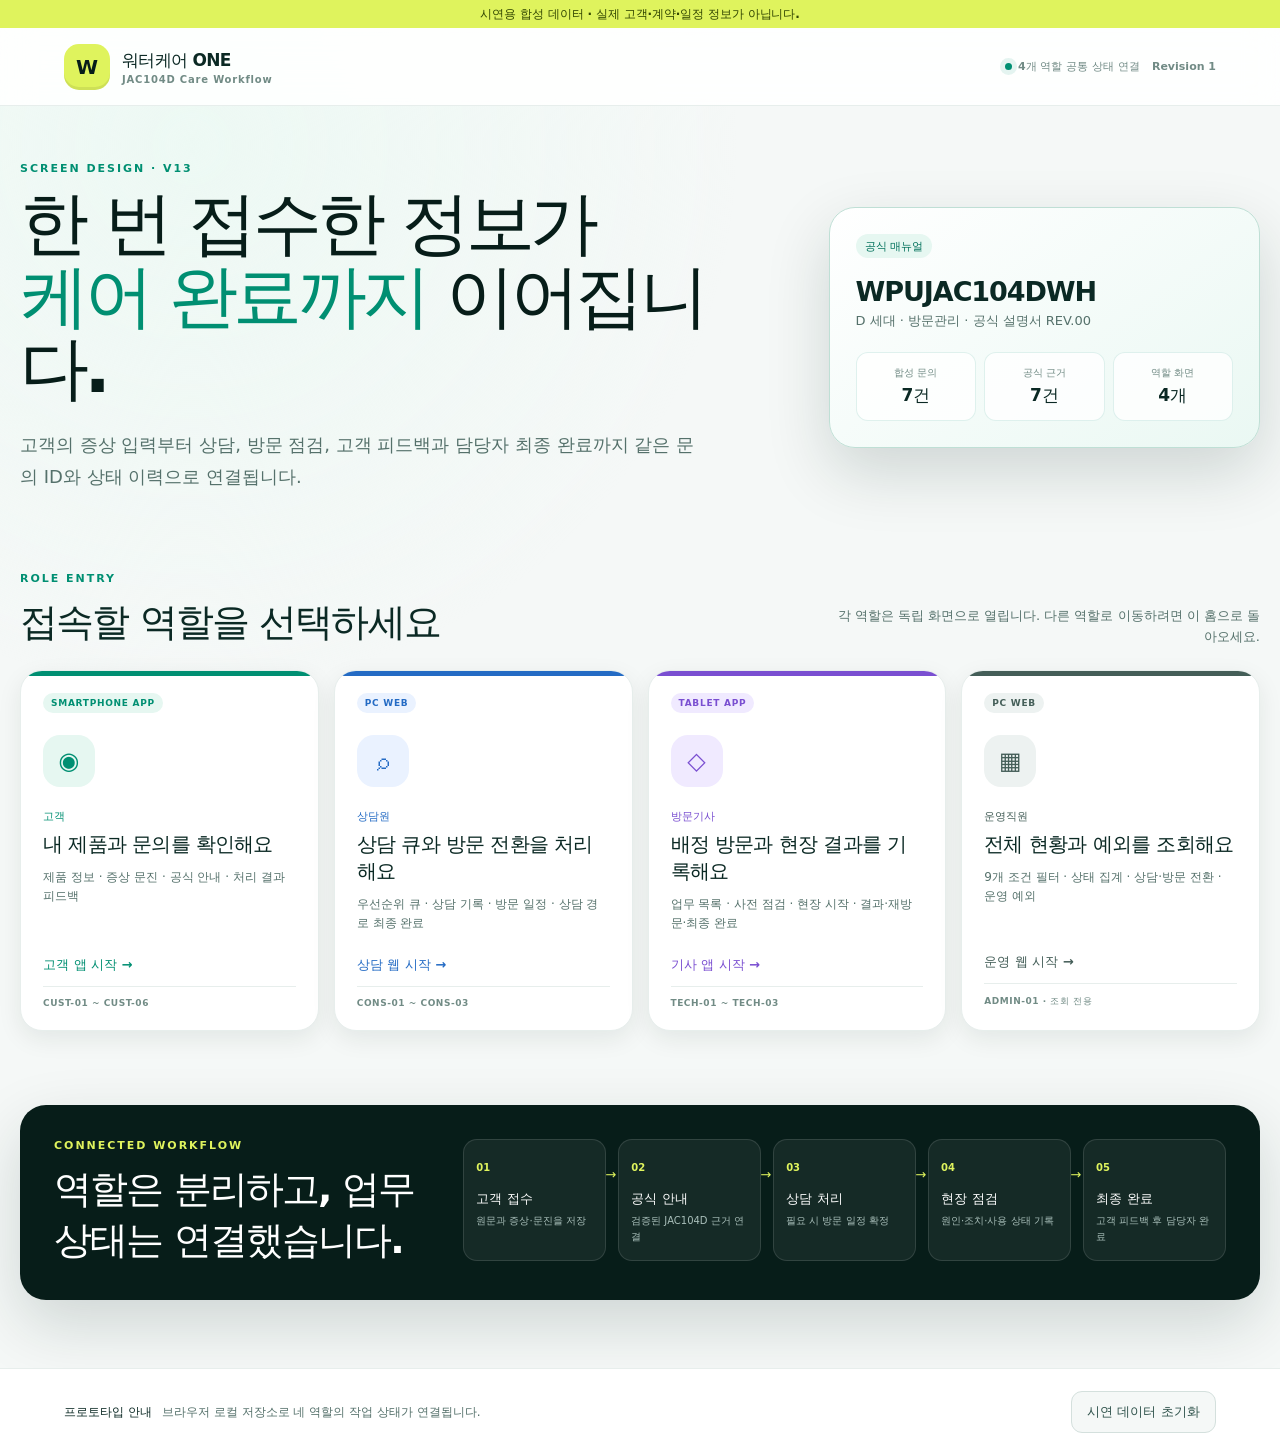
<file: index.html>
<!doctype html>
<html lang="ko">
<head>
  <meta charset="utf-8">
  <meta name="viewport" content="width=device-width, initial-scale=1">
  <meta name="description" content="워터케어 ONE JAC104D 고객케어 업무 연계 프로토타입 역할 선택 홈">
  <title>워터케어 ONE · 역할 선택</title>
  <link rel="stylesheet" href="assets/css/fix-base.css">
  <link rel="stylesheet" href="assets/css/gateway-v6.css">
</head>
<body class="gateway-v6">
  <a class="wc-skip-link" href="#role-entry">역할 선택으로 이동</a>
  <div class="wc-synthetic-banner">시연용 합성 데이터 · 실제 고객·계약·일정 정보가 아닙니다.</div>

  <header class="gateway-header">
    <a class="gateway-brand" href="index.html" aria-label="워터케어 ONE 역할 선택 홈">
      <span class="gateway-brand__mark" aria-hidden="true">W</span>
      <span><strong>워터케어 ONE</strong><small>JAC104D Care Workflow</small></span>
    </a>
    <div class="gateway-status" aria-label="프로토타입 상태">
      <span><i aria-hidden="true"></i>4개 역할 공통 상태 연결</span>
      <span id="gateway-revision">Revision 확인 중</span>
    </div>
  </header>

  <main class="gateway-main">
    <section class="gateway-hero" aria-labelledby="gateway-title">
      <div>
        <p class="gateway-eyebrow">SCREEN DESIGN · V13</p>
        <h1 id="gateway-title">한 번 접수한 정보가<br><em>케어 완료까지</em> 이어집니다.</h1>
        <p class="gateway-lead">고객의 증상 입력부터 상담, 방문 점검, 고객 피드백과 담당자 최종 완료까지 같은 문의 ID와 상태 이력으로 연결됩니다.</p>
      </div>
      <div class="gateway-contract" aria-label="현재 시연 범위">
        <span class="wc-source-tag">공식 매뉴얼</span>
        <strong>WPUJAC104DWH</strong>
        <p>D 세대 · 방문관리 · 공식 설명서 REV.00</p>
        <dl>
          <div><dt>합성 문의</dt><dd id="gateway-inquiry-count">6건</dd></div>
          <div><dt>공식 근거</dt><dd id="gateway-evidence-count">7건</dd></div>
          <div><dt>역할 화면</dt><dd>4개</dd></div>
        </dl>
      </div>
    </section>

    <section id="role-entry" class="gateway-role-section" aria-labelledby="role-title">
      <div class="gateway-section-head">
        <div><p class="gateway-eyebrow">ROLE ENTRY</p><h2 id="role-title">접속할 역할을 선택하세요</h2></div>
        <p>각 역할은 독립 화면으로 열립니다. 다른 역할로 이동하려면 이 홈으로 돌아오세요.</p>
      </div>

      <nav class="gateway-role-grid" aria-label="역할별 프로토타입 진입">
        <a class="gateway-role-card gateway-role-card--customer" href="customer.html">
          <span class="gateway-role-card__device">SMARTPHONE APP</span>
          <span class="gateway-role-card__icon" aria-hidden="true">◉</span>
          <div><small>고객</small><h3>내 제품과 문의를 확인해요</h3><p>제품 정보 · 증상 문진 · 공식 안내 · 처리 결과 피드백</p></div>
          <strong>고객 앱 시작 <span aria-hidden="true">→</span></strong>
          <span class="gateway-role-card__scope">CUST-01 ~ CUST-06</span>
        </a>

        <a class="gateway-role-card gateway-role-card--counselor" href="counselor.html">
          <span class="gateway-role-card__device">PC WEB</span>
          <span class="gateway-role-card__icon" aria-hidden="true">⌕</span>
          <div><small>상담원</small><h3>상담 큐와 방문 전환을 처리해요</h3><p>우선순위 큐 · 상담 기록 · 방문 일정 · 상담 경로 최종 완료</p></div>
          <strong>상담 웹 시작 <span aria-hidden="true">→</span></strong>
          <span class="gateway-role-card__scope">CONS-01 ~ CONS-03</span>
        </a>

        <a class="gateway-role-card gateway-role-card--technician" href="technician.html">
          <span class="gateway-role-card__device">TABLET APP</span>
          <span class="gateway-role-card__icon" aria-hidden="true">◇</span>
          <div><small>방문기사</small><h3>배정 방문과 현장 결과를 기록해요</h3><p>업무 목록 · 사전 점검 · 현장 시작 · 결과·재방문·최종 완료</p></div>
          <strong>기사 앱 시작 <span aria-hidden="true">→</span></strong>
          <span class="gateway-role-card__scope">TECH-01 ~ TECH-03</span>
        </a>

        <a class="gateway-role-card gateway-role-card--operator" href="operator.html">
          <span class="gateway-role-card__device">PC WEB</span>
          <span class="gateway-role-card__icon" aria-hidden="true">▦</span>
          <div><small>운영직원</small><h3>전체 현황과 예외를 조회해요</h3><p>9개 조건 필터 · 상태 집계 · 상담·방문 전환 · 운영 예외</p></div>
          <strong>운영 웹 시작 <span aria-hidden="true">→</span></strong>
          <span class="gateway-role-card__scope">ADMIN-01 · 조회 전용</span>
        </a>
      </nav>
    </section>

    <section class="gateway-flow" aria-labelledby="flow-title">
      <div><p class="gateway-eyebrow">CONNECTED WORKFLOW</p><h2 id="flow-title">역할은 분리하고, 업무 상태는 연결했습니다.</h2></div>
      <ol>
        <li><span>01</span><strong>고객 접수</strong><p>원문과 증상·문진을 저장</p></li>
        <li><span>02</span><strong>공식 안내</strong><p>검증된 JAC104D 근거 연결</p></li>
        <li><span>03</span><strong>상담 처리</strong><p>필요 시 방문 일정 확정</p></li>
        <li><span>04</span><strong>현장 점검</strong><p>원인·조치·사용 상태 기록</p></li>
        <li><span>05</span><strong>최종 완료</strong><p>고객 피드백 후 담당자 완료</p></li>
      </ol>
    </section>
  </main>

  <footer class="gateway-footer">
    <p><strong>프로토타입 안내</strong> 브라우저 로컬 저장소로 네 역할의 작업 상태가 연결됩니다.</p>
    <button id="reset-demo" class="wc-button wc-button--ghost" type="button">시연 데이터 초기화</button>
  </footer>
  <div id="toast" class="wc-toast" role="status" aria-live="polite"></div>

  <script src="assets/js/core/app-config.js"></script>
  <script src="assets/js/domain/model-policy.js"></script>
  <script src="assets/js/domain/ai-rag-simulator.js"></script>
  <script src="assets/js/data/seed-data.js"></script>
  <script src="assets/js/infrastructure/browser-state-repository.js"></script>
  <script src="assets/js/core/store.js"></script>
  <script src="assets/js/ui/common.js"></script>
  <script src="assets/js/roles/gateway/app.js"></script>
</body>
</html>
</file>
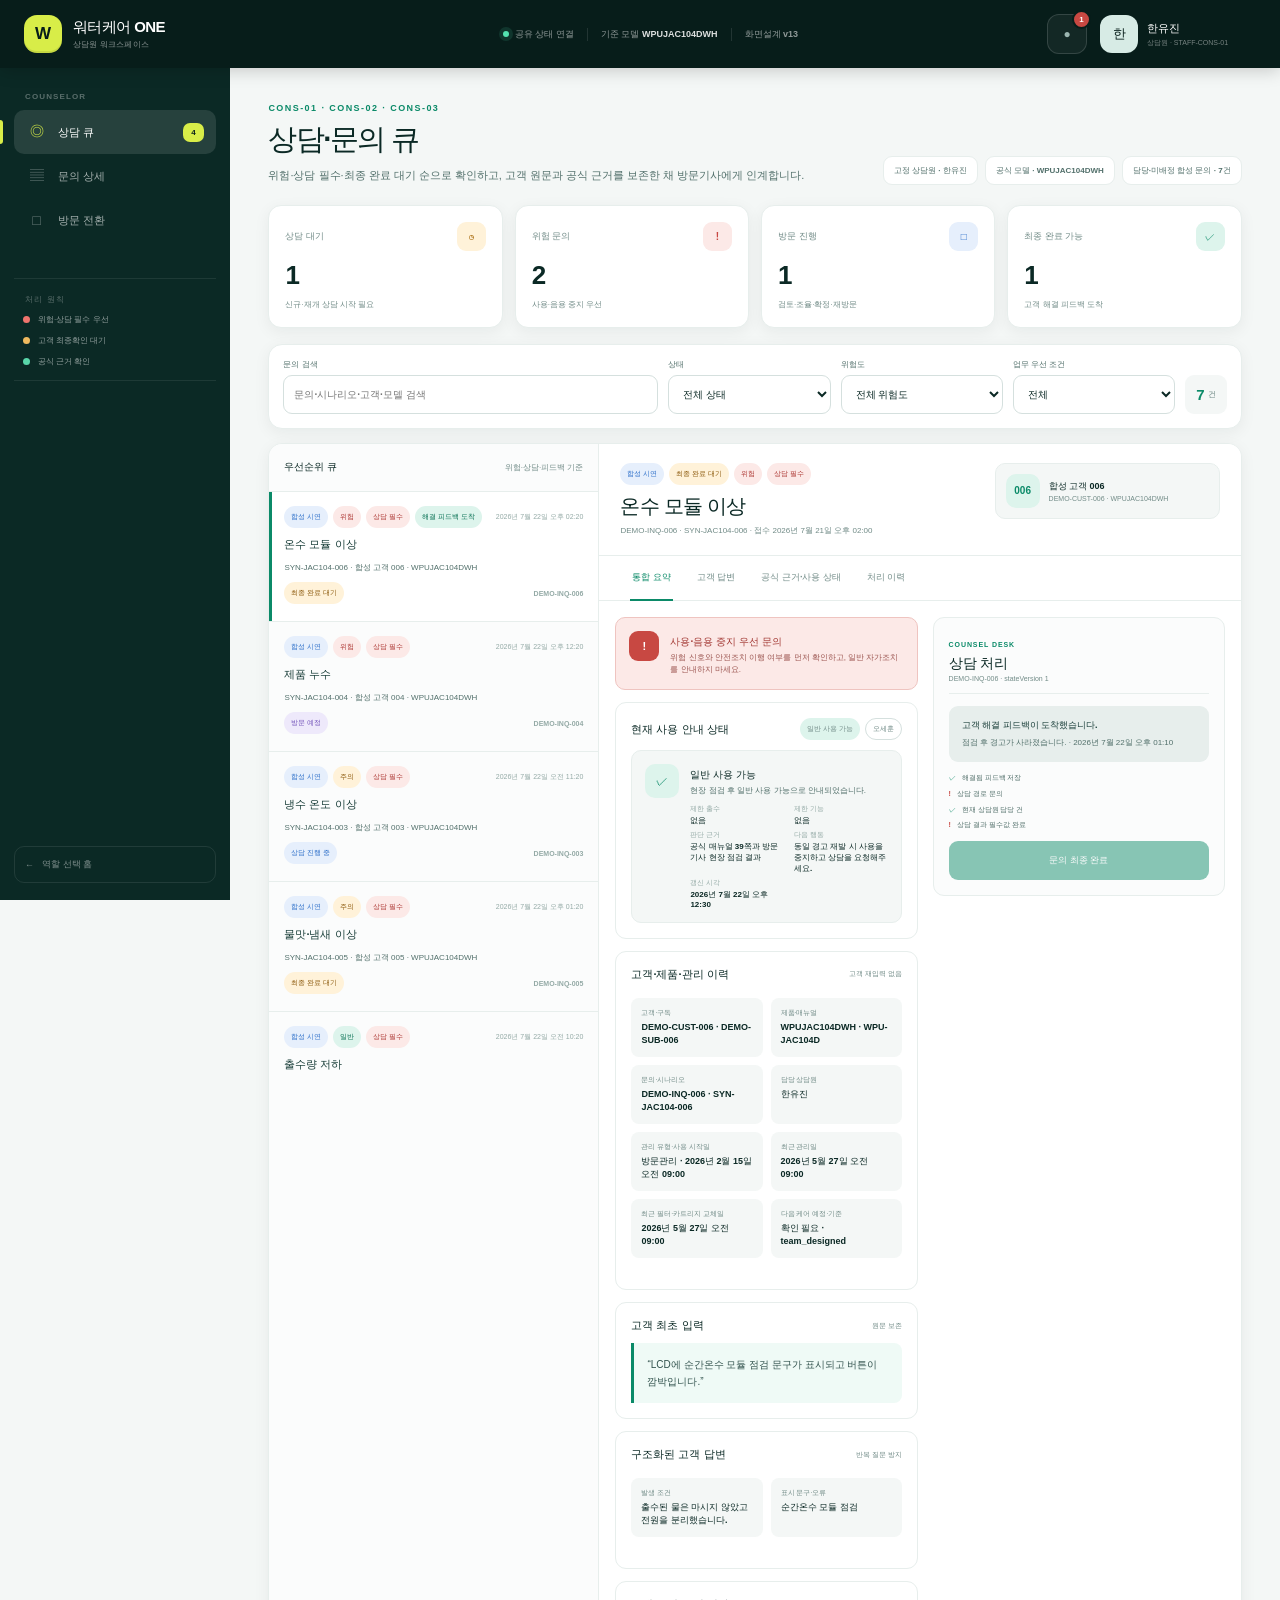
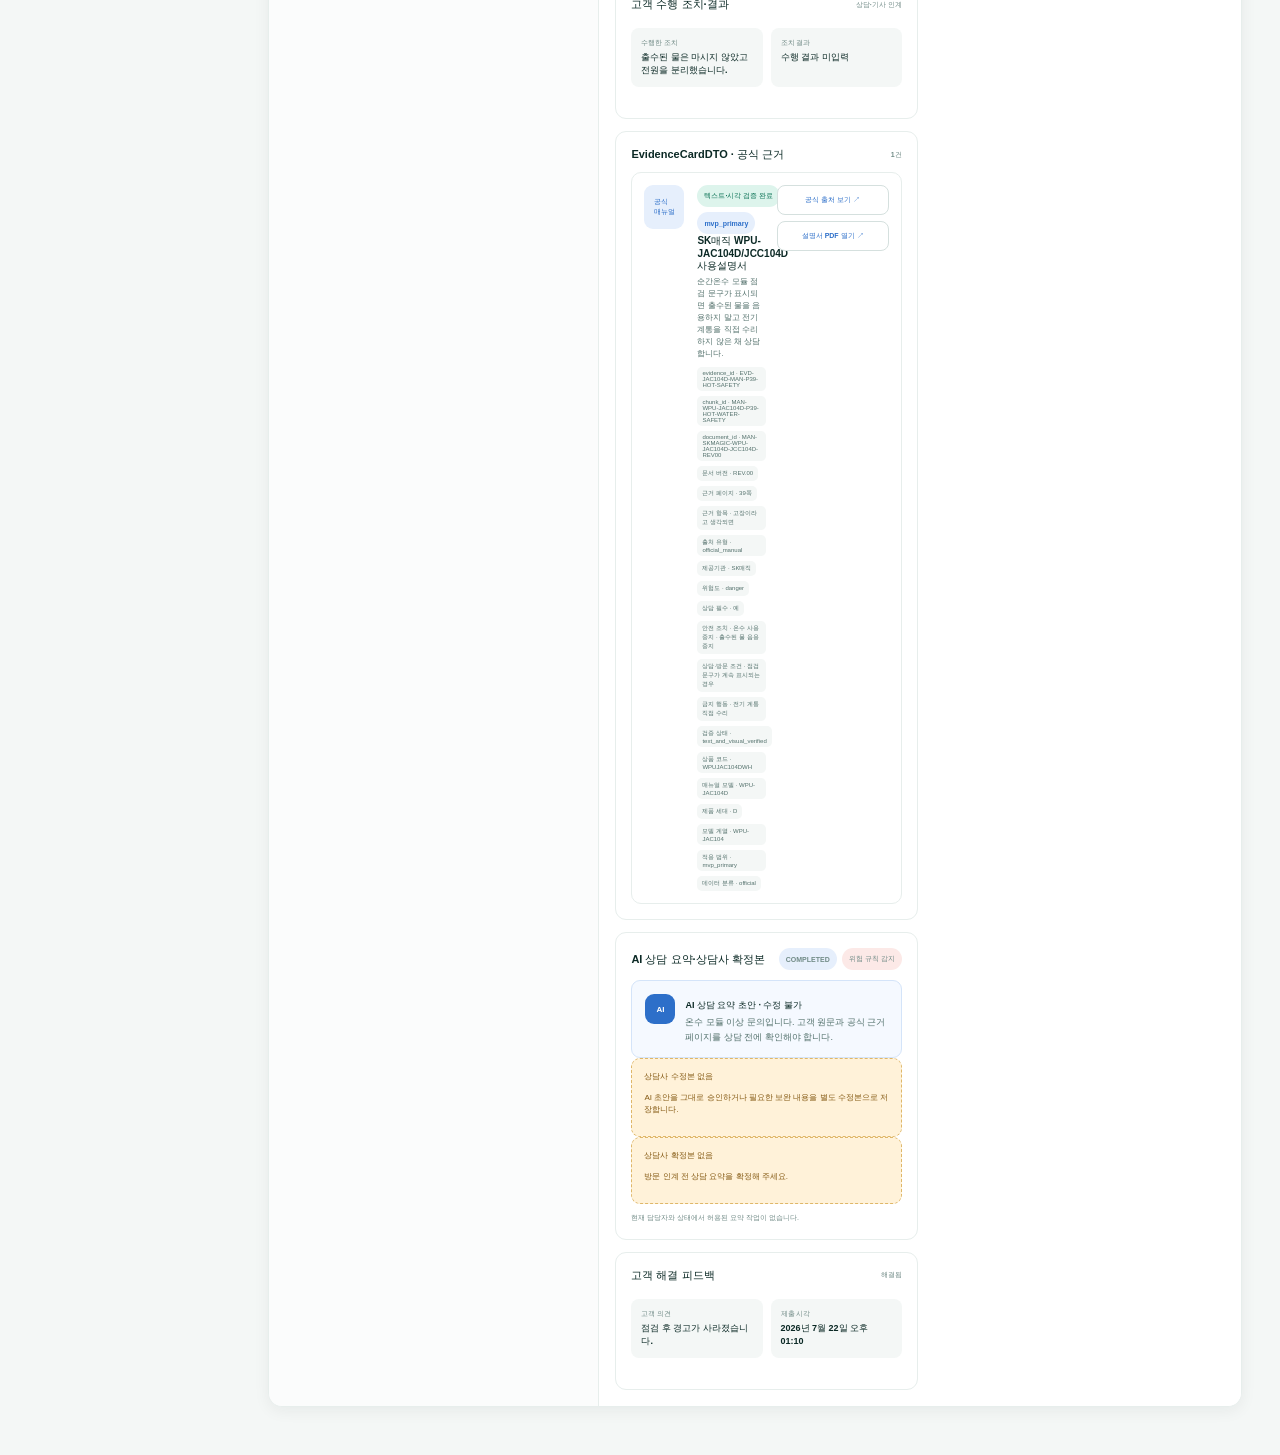
<file: counselor.html>
<!doctype html>
<html lang="ko">
<head>
  <meta charset="utf-8">
  <meta name="viewport" content="width=device-width, initial-scale=1">
  <meta name="description" content="WPUJAC104DWH 고객 상담과 방문 전환을 처리하는 상담원 업무 화면">
  <title>워터케어 ONE · 상담원 업무</title>
  <link rel="stylesheet" href="assets/css/fix-base.css">
  <link rel="stylesheet" href="assets/css/staff-desktop-v6.css">
</head>
<body class="v6-body v6-body--counselor">
  <a class="v6-skip-link" href="#v6-main">본문 바로가기</a>

  <header class="v6-topbar">
    <a class="v6-brand" href="index.html" aria-label="워터케어 ONE 역할 선택 홈으로 이동">
      <span class="v6-brand__mark" aria-hidden="true">W</span>
      <span><strong>워터케어 ONE</strong><small>상담원 워크스페이스</small></span>
    </a>
    <div class="v6-topbar__context" aria-label="현재 업무 컨텍스트">
      <span class="v6-live-dot"><i></i> 공유 상태 연결</span>
      <span>기준 모델 <b>WPUJAC104DWH</b></span>
      <span>화면설계 v13</span>
    </div>
    <div class="v6-topbar__actions">
      <button id="counselor-notification-toggle" class="v6-icon-button" type="button" aria-label="상담원 알림 열기" aria-haspopup="dialog" aria-controls="counselor-notification-panel" aria-expanded="false">
        <span aria-hidden="true">●</span><b id="counselor-notification-count" hidden>0</b>
      </button>
      <div class="v6-user-chip"><span>한</span><div><strong>한유진</strong><small>상담원 · STAFF-CONS-01</small></div></div>
    </div>
  </header>

  <div class="v6-shell">
    <aside class="v6-sidebar" aria-label="상담원 화면 메뉴">
      <div class="v6-sidebar__section">
        <p>COUNSELOR</p>
        <button class="v6-nav-item is-active" type="button" data-counselor-section="queue" aria-current="page"><span aria-hidden="true">◎</span><span>상담 큐</span><b id="counselor-queue-count">0</b></button>
        <button class="v6-nav-item" type="button" data-counselor-section="detail"><span aria-hidden="true">▤</span><span>문의 상세</span></button>
        <button class="v6-nav-item" type="button" data-counselor-section="visit"><span aria-hidden="true">□</span><span>방문 전환</span></button>
      </div>
      <div class="v6-sidebar__legend">
        <p>처리 원칙</p>
        <ul>
          <li><i class="is-danger"></i>위험·상담 필수 우선</li>
          <li><i class="is-warning"></i>고객 최종확인 대기</li>
          <li><i class="is-safe"></i>공식 근거 확인</li>
        </ul>
      </div>
      <a class="v6-home-link" href="index.html"><span aria-hidden="true">←</span> 역할 선택 홈</a>
    </aside>

    <main id="v6-main" class="v6-main" tabindex="-1">
      <div id="counselor-app" aria-live="polite" aria-busy="true">
        <div class="v6-loading"><span></span><strong>상담 업무 데이터를 불러오는 중입니다.</strong></div>
      </div>
    </main>
  </div>

  <section id="counselor-notification-panel" class="v6-notification-panel" role="dialog" aria-modal="false" aria-labelledby="counselor-notification-title" hidden>
    <header><div><small>WORK NOTIFICATIONS</small><h2 id="counselor-notification-title">상담 업무 알림</h2></div><button type="button" data-close-notifications aria-label="알림 닫기">×</button></header>
    <div id="counselor-notification-list" class="v6-notification-list"></div>
    <footer>알림을 선택하면 연결된 문의 상세를 엽니다.</footer>
  </section>

  <div id="v6-toast" class="v6-toast" role="status" aria-live="polite" aria-atomic="true"></div>
  <noscript><div class="v6-noscript">이 업무 화면을 사용하려면 JavaScript를 활성화해 주세요.</div></noscript>

  <script src="assets/js/core/app-config.js"></script>
  <script src="assets/js/domain/model-policy.js"></script>
  <script src="assets/js/domain/ai-rag-simulator.js"></script>
  <script src="assets/js/data/seed-data.js"></script>
  <script src="assets/js/infrastructure/browser-state-repository.js"></script>
  <script src="assets/js/core/store.js"></script>
  <script src="assets/js/ui/common.js"></script>
  <script src="assets/js/roles/counselor/app.js"></script>
</body>
</html>
</file>
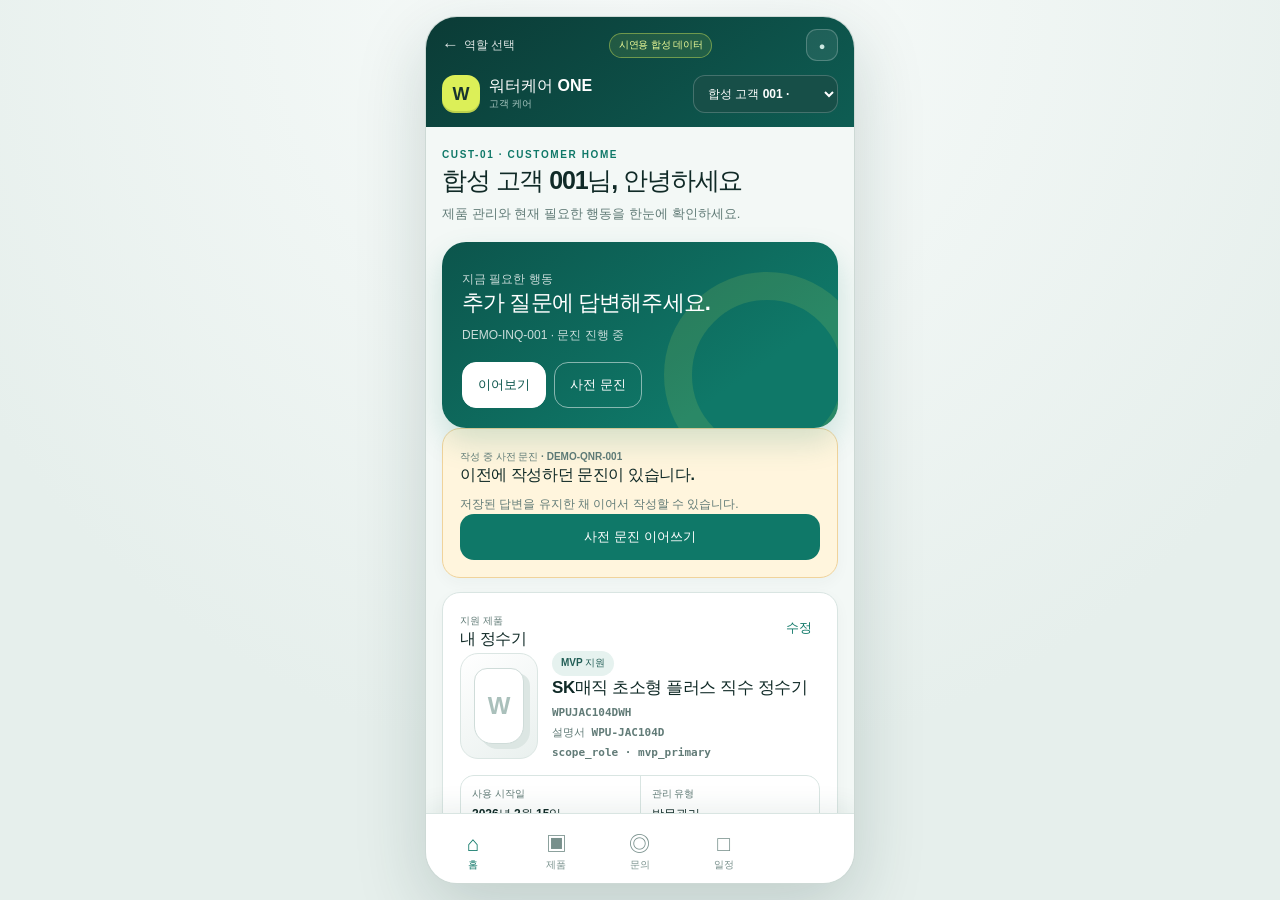
<file: customer.html>
<!doctype html>
<html lang="ko">
<head>
  <meta charset="utf-8">
  <meta name="viewport" content="width=device-width, initial-scale=1, viewport-fit=cover">
  <meta name="theme-color" content="#0f4c46">
  <meta name="description" content="워터케어 ONE 고객용 모바일 앱 프로토타입">
  <title>워터케어 ONE · 고객 앱</title>
  <link rel="stylesheet" href="assets/css/fix-base.css">
  <link rel="stylesheet" href="assets/css/customer-mobile.css">
</head>
<body class="customer-mobile-body">
  <a class="skip-link" href="#customer-main">본문 바로가기</a>

  <div class="device-stage">
    <div class="customer-app-shell">
      <header class="mobile-app-header">
        <div class="mobile-app-header__top">
          <a class="home-link" href="index.html" aria-label="역할 선택 홈으로 돌아가기">
            <span aria-hidden="true">←</span>
            <span>역할 선택</span>
          </a>
          <span class="demo-badge">시연용 합성 데이터</span>
          <button id="notification-button" class="icon-button" type="button" aria-label="알림 열기" aria-haspopup="dialog" aria-controls="notification-dialog">
            <span aria-hidden="true">●</span>
            <strong id="notification-count" hidden>0</strong>
          </button>
        </div>
        <div class="mobile-app-header__identity">
          <a class="compact-brand" href="index.html" aria-label="워터케어 ONE 역할 선택 홈">
            <span class="compact-brand__mark" aria-hidden="true">W</span>
            <span><strong>워터케어 ONE</strong><small>고객 케어</small></span>
          </a>
          <label class="profile-switcher">
            <span class="sr-only">시연 고객 선택</span>
            <select id="customer-switcher" aria-label="시연 고객 선택"></select>
          </label>
        </div>
      </header>

      <main id="customer-main" class="customer-app-main" tabindex="-1">
        <div id="customer-view" aria-live="polite" aria-busy="false"></div>
      </main>

      <nav class="mobile-bottom-nav" aria-label="고객 앱 주요 메뉴">
        <button type="button" class="is-active" data-route="home" aria-current="page">
          <span aria-hidden="true">⌂</span><small>홈</small>
        </button>
        <button type="button" data-route="product">
          <span aria-hidden="true">▣</span><small>제품</small>
        </button>
        <button type="button" class="mobile-bottom-nav__primary" data-action="start-inquiry">
          <span aria-hidden="true">＋</span><small>상담</small>
        </button>
        <button type="button" data-route="inquiries">
          <span aria-hidden="true">◎</span><small>문의</small>
        </button>
        <button type="button" data-route="schedule">
          <span aria-hidden="true">□</span><small>일정</small>
        </button>
      </nav>
    </div>
  </div>

  <dialog id="notification-dialog" class="mobile-dialog mobile-dialog--sheet" aria-labelledby="notification-title">
    <div class="mobile-dialog__header">
      <div><span class="section-kicker">NOTIFICATIONS</span><h2 id="notification-title">알림</h2></div>
      <button class="dialog-close" type="button" data-dialog-close aria-label="알림 닫기">×</button>
    </div>
    <div id="notification-list" class="notification-list" aria-live="polite"></div>
  </dialog>

  <dialog id="product-dialog" class="mobile-dialog mobile-dialog--sheet" aria-labelledby="product-dialog-title">
    <form id="product-form">
      <div class="mobile-dialog__header">
        <div><span class="section-kicker">MY PRODUCT</span><h2 id="product-dialog-title">제품 정보 수정</h2></div>
        <button class="dialog-close" type="button" data-dialog-close aria-label="제품 수정 닫기">×</button>
      </div>
      <input id="product-edit-id" name="productId" type="hidden">
      <div class="fixed-model-callout"><span>지원 범위 자동 검증</span><strong>JAC104D 기본 MVP와 확장·미지원·삭제 레거시 입력을 구분합니다.</strong><small>확장 모델은 고객 화면에서 숨기고, 삭제 레거시와 미지원 세대는 저장 전에 차단합니다.</small></div>
      <label class="field"><span>제품 코드</span><input name="productCode" list="supported-product-codes" maxlength="40" autocomplete="off" required placeholder="예: WPUJAC104DWH"><datalist id="supported-product-codes"><option value="WPUJAC104DWH">WPU-JAC104D · MVP 지원 모델</option></datalist></label>
      <label class="field"><span>사용설명서 모델명</span><input name="manualModel" maxlength="40" autocomplete="off" required placeholder="예: WPU-JAC104D"></label>
      <label class="field"><span>사용 시작일</span><input name="startedAt" type="date" required></label>
      <label class="field"><span>관리 유형</span><select name="managementType" required><option value="VISIT">방문관리</option></select></label>
      <label class="field"><span>설치 공간</span><input name="installedArea" maxlength="40" required></label>
      <div class="dialog-actions">
        <button class="button button--secondary" type="button" data-dialog-close>취소</button>
        <button class="button button--primary" id="product-submit-label" type="submit">저장</button>
      </div>
    </form>
  </dialog>

  <div id="toast" class="toast" role="status" aria-live="polite" aria-atomic="true"></div>

  <script src="assets/js/core/app-config.js"></script>
  <script src="assets/js/domain/model-policy.js"></script>
  <script src="assets/js/domain/ai-rag-simulator.js"></script>
  <script src="assets/js/data/seed-data.js"></script>
  <script src="assets/js/infrastructure/browser-state-repository.js"></script>
  <script src="assets/js/core/store.js"></script>
  <script src="assets/js/ui/common.js"></script>
  <script src="assets/js/roles/customer/app.js"></script>
</body>
</html>
</file>
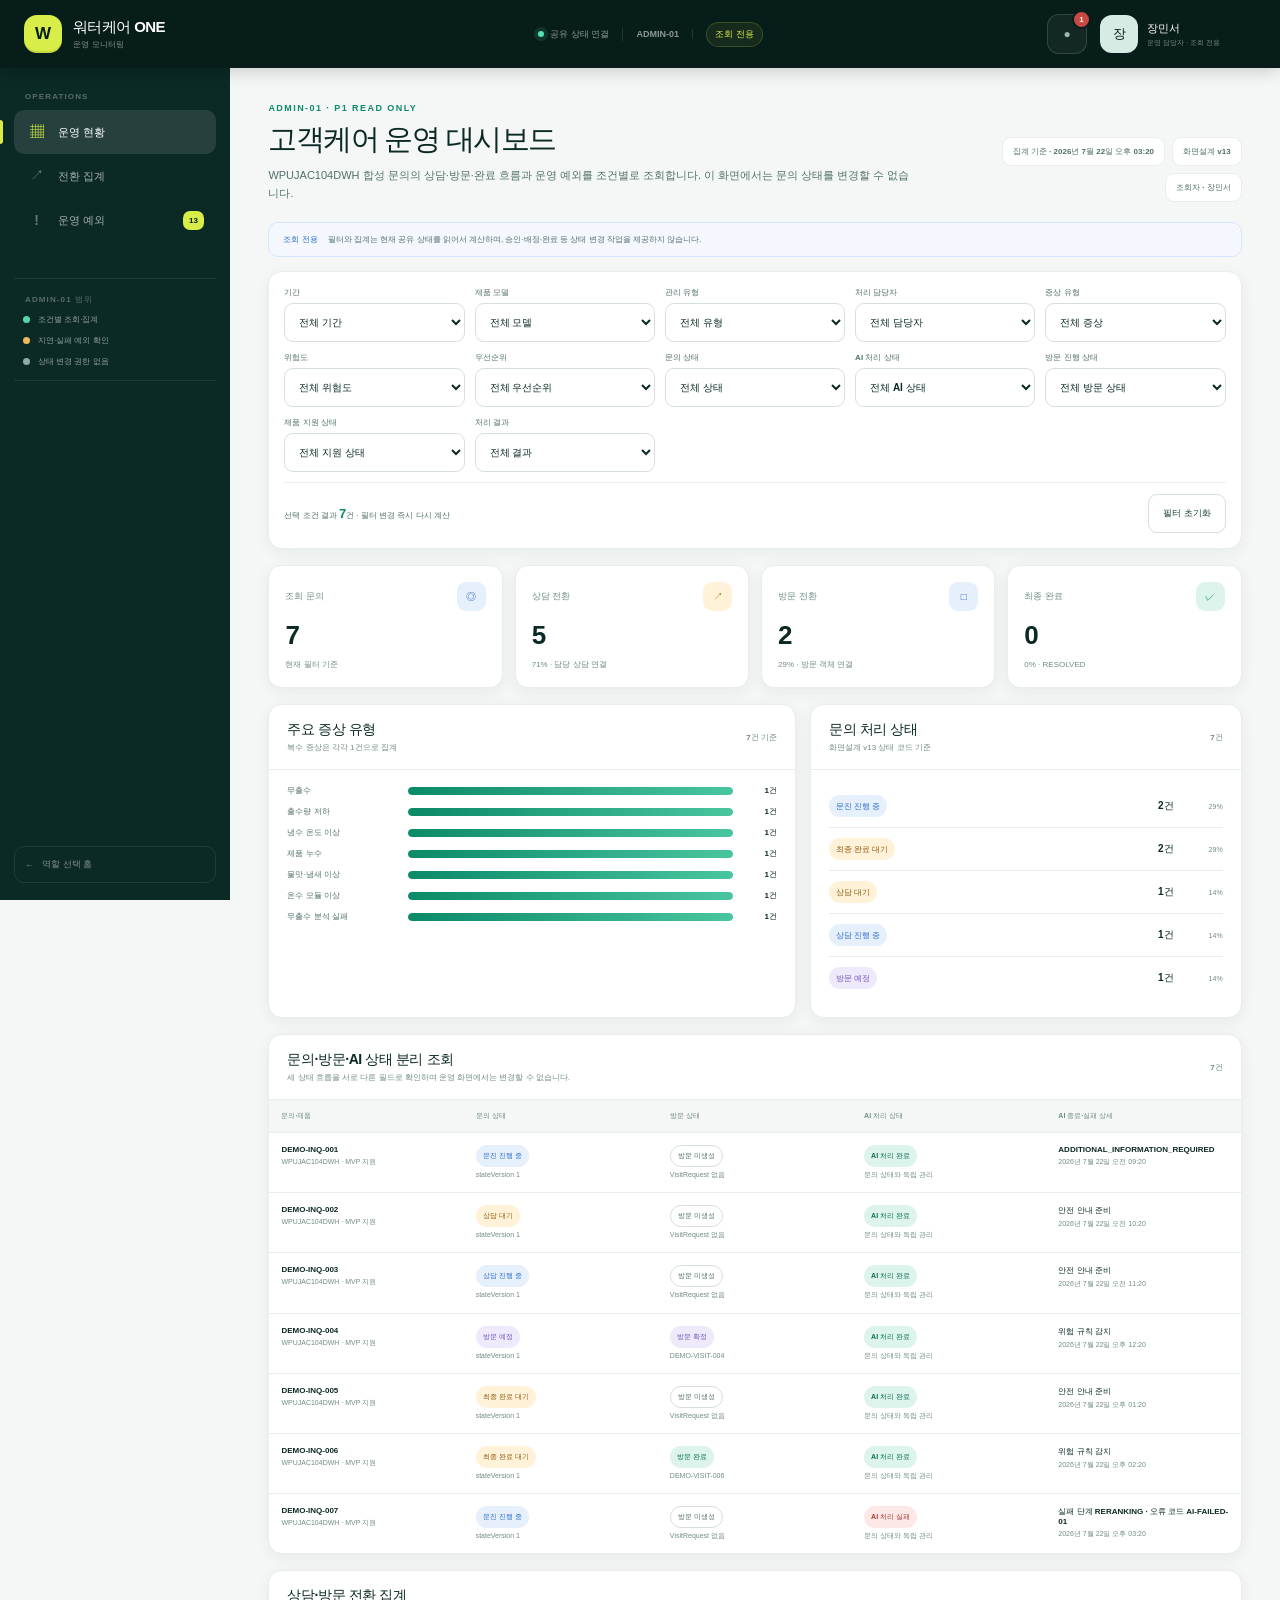
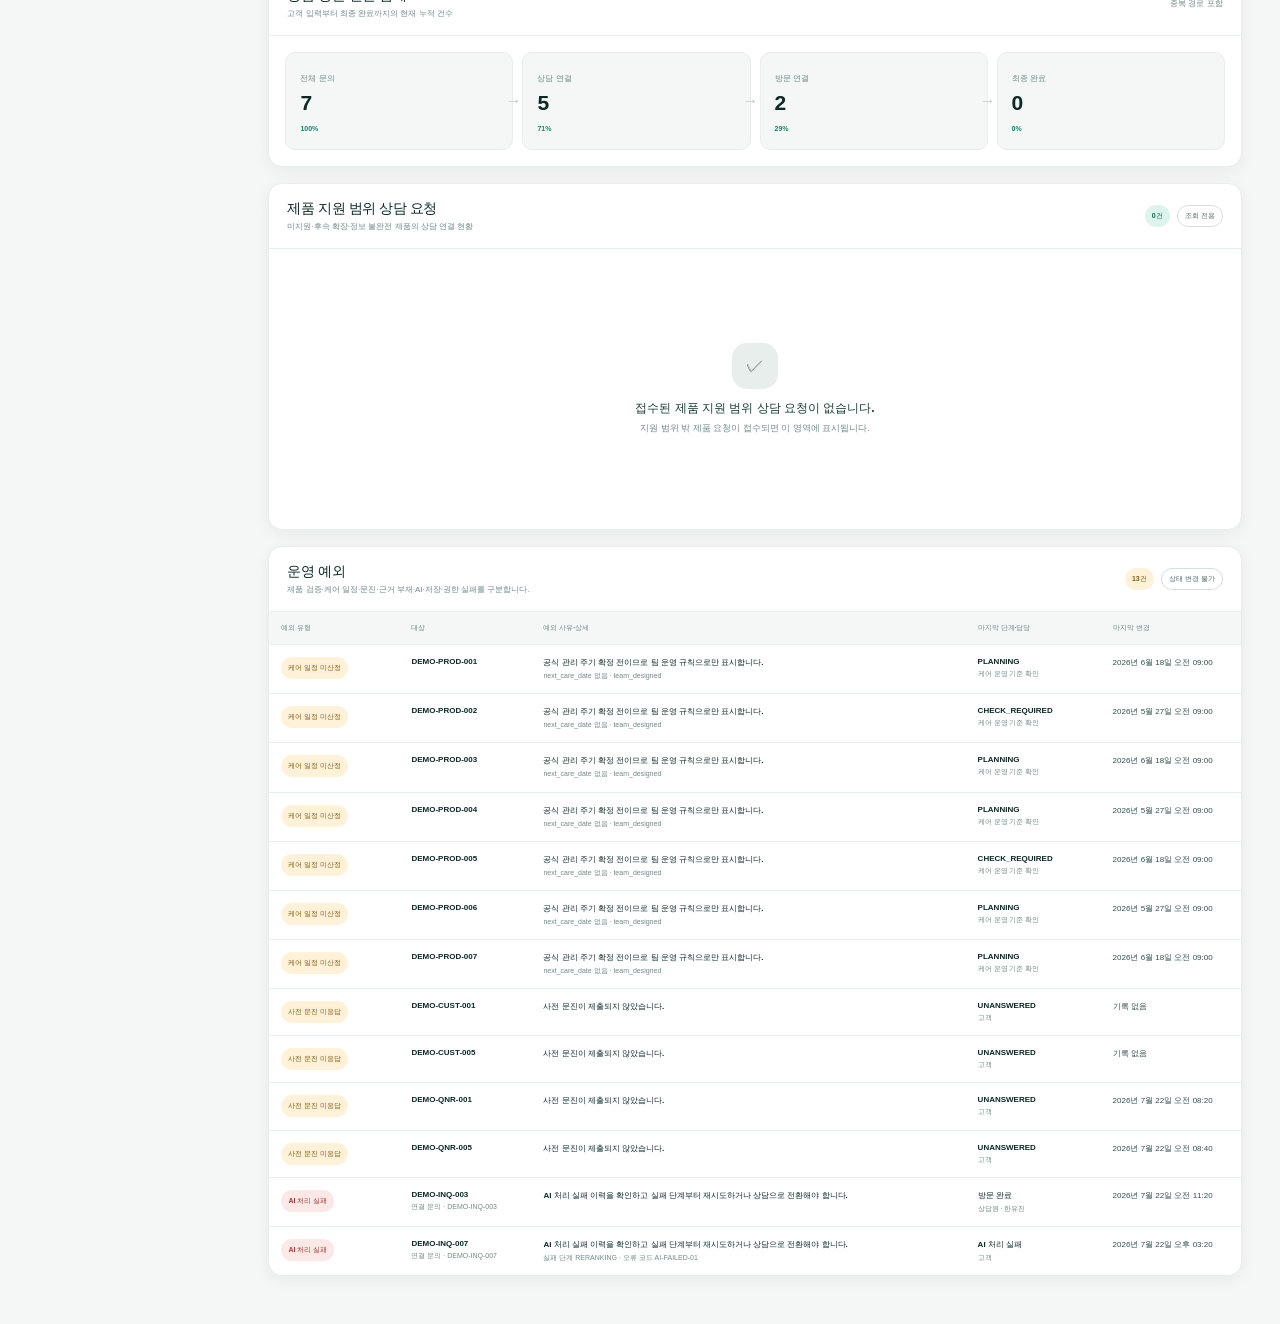
<file: operator.html>
<!doctype html>
<html lang="ko">
<head>
  <meta charset="utf-8">
  <meta name="viewport" content="width=device-width, initial-scale=1">
  <meta name="description" content="WPUJAC104DWH 고객케어 상담·방문 상태와 운영 예외를 조회하는 운영 담당자 화면">
  <title>워터케어 ONE · 운영 대시보드</title>
  <link rel="stylesheet" href="assets/css/fix-base.css">
  <link rel="stylesheet" href="assets/css/staff-desktop-v6.css">
</head>
<body class="v6-body v6-body--operator">
  <a class="v6-skip-link" href="#v6-main">본문 바로가기</a>

  <header class="v6-topbar">
    <a class="v6-brand" href="index.html" aria-label="워터케어 ONE 역할 선택 홈으로 이동">
      <span class="v6-brand__mark" aria-hidden="true">W</span>
      <span><strong>워터케어 ONE</strong><small>운영 모니터링</small></span>
    </a>
    <div class="v6-topbar__context" aria-label="현재 업무 컨텍스트">
      <span class="v6-live-dot"><i></i> 공유 상태 연결</span>
      <span>ADMIN-01</span>
      <span class="v6-readonly-badge">조회 전용</span>
    </div>
    <div class="v6-topbar__actions">
      <button id="operator-notification-toggle" class="v6-icon-button" type="button" aria-label="운영 알림 열기" aria-haspopup="dialog" aria-controls="operator-notification-panel" aria-expanded="false">
        <span aria-hidden="true">●</span><b id="operator-notification-count" hidden>0</b>
      </button>
      <div class="v6-user-chip"><span>장</span><div><strong>장민서</strong><small>운영 담당자 · 조회 전용</small></div></div>
    </div>
  </header>

  <div class="v6-shell">
    <aside class="v6-sidebar" aria-label="운영 화면 메뉴">
      <div class="v6-sidebar__section">
        <p>OPERATIONS</p>
        <a class="v6-nav-item is-active" href="#operator-summary" aria-current="page"><span aria-hidden="true">▦</span><span>운영 현황</span></a>
        <a class="v6-nav-item" href="#operator-flow"><span aria-hidden="true">↗</span><span>전환 집계</span></a>
        <a class="v6-nav-item" href="#operator-exceptions"><span aria-hidden="true">!</span><span>운영 예외</span><b id="operator-exception-count">0</b></a>
      </div>
      <div class="v6-sidebar__legend">
        <p>ADMIN-01 범위</p>
        <ul>
          <li><i class="is-safe"></i>조건별 조회·집계</li>
          <li><i class="is-warning"></i>지연·실패 예외 확인</li>
          <li><i class="is-neutral"></i>상태 변경 권한 없음</li>
        </ul>
      </div>
      <a class="v6-home-link" href="index.html"><span aria-hidden="true">←</span> 역할 선택 홈</a>
    </aside>

    <main id="v6-main" class="v6-main" tabindex="-1">
      <div id="operator-app" aria-live="polite" aria-busy="true">
        <div class="v6-loading"><span></span><strong>운영 집계 데이터를 불러오는 중입니다.</strong></div>
      </div>
    </main>
  </div>

  <section id="operator-notification-panel" class="v6-notification-panel" role="dialog" aria-modal="false" aria-labelledby="operator-notification-title" hidden>
    <header><div><small>OPERATION NOTIFICATIONS</small><h2 id="operator-notification-title">운영 알림</h2></div><button type="button" data-close-notifications aria-label="알림 닫기">×</button></header>
    <div id="operator-notification-list" class="v6-notification-list"></div>
    <footer>운영 화면은 알림과 현황을 조회만 합니다.</footer>
  </section>

  <div id="v6-toast" class="v6-toast" role="status" aria-live="polite" aria-atomic="true"></div>
  <noscript><div class="v6-noscript">이 업무 화면을 사용하려면 JavaScript를 활성화해 주세요.</div></noscript>

  <script src="assets/js/core/app-config.js"></script>
  <script src="assets/js/domain/model-policy.js"></script>
  <script src="assets/js/domain/ai-rag-simulator.js"></script>
  <script src="assets/js/data/seed-data.js"></script>
  <script src="assets/js/infrastructure/browser-state-repository.js"></script>
  <script src="assets/js/core/store.js"></script>
  <script src="assets/js/ui/common.js"></script>
  <script src="assets/js/roles/operator/app.js"></script>
</body>
</html>
</file>
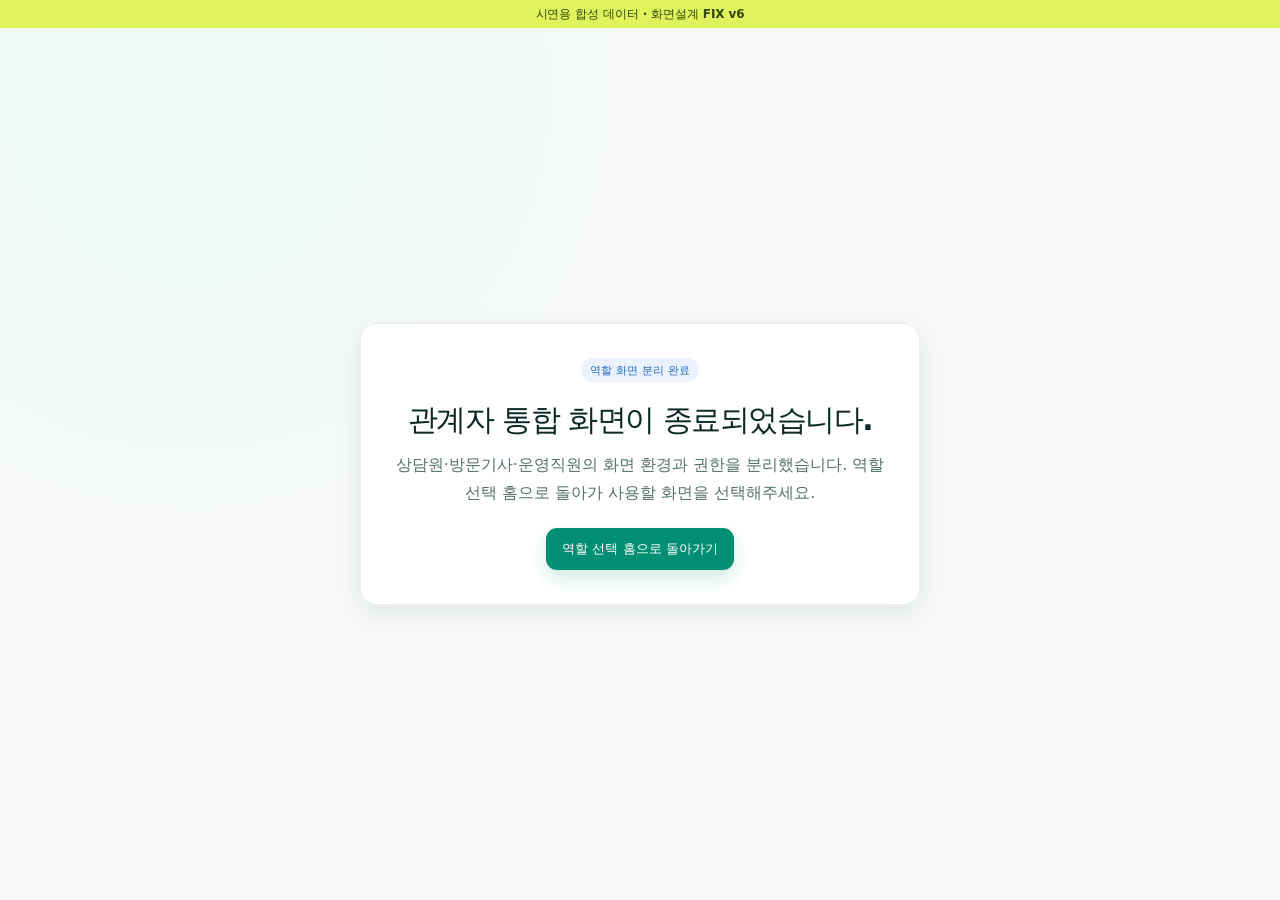
<file: stakeholder.html>
<!doctype html>
<html lang="ko">
<head>
  <meta charset="utf-8">
  <meta name="viewport" content="width=device-width, initial-scale=1">
  <meta name="description" content="관계자 통합 화면이 역할별 독립 화면으로 분리되었음을 안내합니다.">
  <title>워터케어 ONE · 역할 화면 안내</title>
  <link rel="stylesheet" href="assets/css/fix-base.css">
  <link rel="stylesheet" href="assets/css/gateway-v6.css">
</head>
<body class="gateway-v6">
  <div class="wc-synthetic-banner">시연용 합성 데이터 · 화면설계 FIX v6</div>
  <main class="legacy-role-notice" style="display:grid;min-height:calc(100vh - 28px);place-items:center;padding:24px">
    <section class="wc-card" style="width:min(560px,100%);padding:34px;text-align:center">
      <span class="wc-source-tag wc-source-tag--team">역할 화면 분리 완료</span>
      <h1 style="margin:18px 0 10px;font-size:30px;letter-spacing:-.05em">관계자 통합 화면이 종료되었습니다.</h1>
      <p style="margin:0 0 22px;color:var(--wc-ink-600);line-height:1.7">상담원·방문기사·운영직원의 화면 환경과 권한을 분리했습니다. 역할 선택 홈으로 돌아가 사용할 화면을 선택해주세요.</p>
      <a class="wc-button wc-button--primary" href="index.html">역할 선택 홈으로 돌아가기</a>
    </section>
  </main>
</body>
</html>
</file>
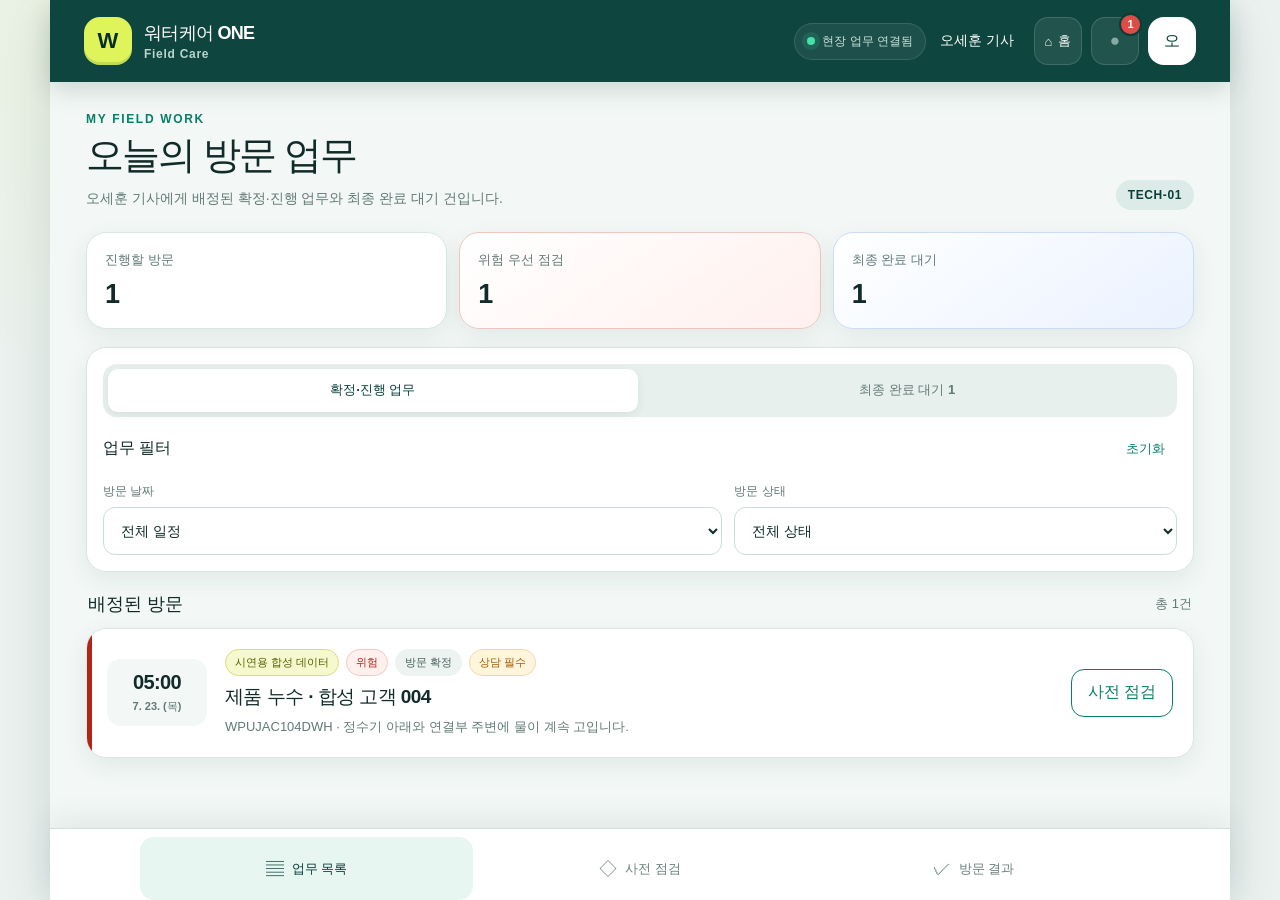
<file: technician.html>
<!doctype html>
<html lang="ko">
<head>
  <meta charset="utf-8">
  <meta name="viewport" content="width=device-width, initial-scale=1, viewport-fit=cover">
  <meta name="theme-color" content="#083f39">
  <meta name="description" content="워터케어 ONE 방문기사 태블릿 업무 앱">
  <title>워터케어 ONE · 방문기사</title>
  <link rel="stylesheet" href="assets/css/fix-base.css">
  <link rel="stylesheet" href="assets/css/technician-tablet.css">
</head>
<body>
  <a class="skip-link" href="#technician-main">본문 바로가기</a>

  <div class="technician-shell">
    <header class="app-header">
      <a class="brand" href="index.html" aria-label="워터케어 ONE 역할 선택 홈으로 이동">
        <span class="brand-mark" aria-hidden="true">W</span>
        <span class="brand-copy"><strong>워터케어 ONE</strong><small>Field Care</small></span>
      </a>

      <div class="header-context" aria-label="현재 사용자">
        <span class="connection-state"><i aria-hidden="true"></i>현장 업무 연결됨</span>
        <strong>오세훈 기사</strong>
      </div>

      <div class="header-actions">
        <a class="home-button" href="index.html" aria-label="역할 선택 홈으로 돌아가기">
          <span aria-hidden="true">⌂</span><span>홈</span>
        </a>
        <button id="notification-toggle" class="notification-button" type="button"
                aria-label="업무 알림 열기" aria-haspopup="dialog"
                aria-controls="notification-panel" aria-expanded="false">
          <span aria-hidden="true">●</span>
          <b id="notification-badge" hidden>0</b>
        </button>
        <span class="avatar" aria-hidden="true">오</span>
      </div>
    </header>

    <main id="technician-main" class="app-main" tabindex="-1">
      <div id="technician-root" aria-live="polite" aria-busy="true">
        <section class="loading-card" aria-label="방문 업무 불러오는 중">
          <span class="loading-dot" aria-hidden="true"></span>
          <p>배정된 방문 업무를 불러오고 있습니다.</p>
        </section>
      </div>
    </main>

    <nav class="bottom-navigation" aria-label="방문기사 업무 화면">
      <button type="button" class="bottom-nav-item is-active" data-tech-view="list" aria-current="page">
        <span aria-hidden="true">▤</span><span>업무 목록</span>
      </button>
      <button type="button" class="bottom-nav-item" data-tech-view="detail">
        <span aria-hidden="true">◇</span><span>사전 점검</span>
      </button>
      <button type="button" class="bottom-nav-item" data-tech-view="result">
        <span aria-hidden="true">✓</span><span>방문 결과</span>
      </button>
    </nav>
  </div>

  <section id="notification-panel" class="notification-drawer" role="dialog" aria-modal="false"
           aria-labelledby="notification-title" tabindex="-1" hidden>
    <header>
      <div>
        <p class="eyebrow">FIELD NOTIFICATIONS</p>
        <h2 id="notification-title">업무 알림</h2>
        <p id="notification-summary">새 알림을 확인하세요.</p>
      </div>
      <button id="notification-close" class="icon-close" type="button" aria-label="업무 알림 닫기">×</button>
    </header>
    <div id="notification-list" class="notification-list"></div>
    <footer>알림을 선택하면 연결된 방문 업무를 엽니다.</footer>
  </section>
  <div id="drawer-backdrop" class="drawer-backdrop" hidden></div>

  <div id="toast" class="toast" role="status" aria-live="polite" aria-atomic="true"></div>

  <script src="assets/js/core/app-config.js"></script>
  <script src="assets/js/domain/model-policy.js"></script>
  <script src="assets/js/domain/ai-rag-simulator.js"></script>
  <script src="assets/js/data/seed-data.js"></script>
  <script src="assets/js/infrastructure/browser-state-repository.js"></script>
  <script src="assets/js/core/store.js"></script>
  <script src="assets/js/ui/common.js"></script>
  <script src="assets/js/roles/technician/app.js"></script>
</body>
</html>
</file>
<file: assets/css/fix-base.css>
:root {
  --wc-ink-950: #071d19;
  --wc-ink-900: #0b2924;
  --wc-ink-800: #173c35;
  --wc-ink-700: #31544d;
  --wc-ink-600: #55716b;
  --wc-ink-500: #718b85;
  --wc-ink-300: #b7c8c4;
  --wc-ink-200: #d4e0dd;
  --wc-ink-100: #e7eeec;
  --wc-ink-50: #f5f8f7;
  --wc-green: #008f72;
  --wc-green-dark: #00715b;
  --wc-mint: #e6f7f1;
  --wc-lime: #dff35d;
  --wc-blue: #246bc4;
  --wc-blue-soft: #eaf2ff;
  --wc-amber: #a86300;
  --wc-amber-soft: #fff3d8;
  --wc-red: #c33a3a;
  --wc-red-soft: #fff0ef;
  --wc-white: #fff;
  --wc-radius-sm: 10px;
  --wc-radius-md: 16px;
  --wc-radius-lg: 24px;
  --wc-shadow-sm: 0 8px 24px rgba(7, 35, 29, .08);
  --wc-shadow-lg: 0 24px 64px rgba(7, 35, 29, .16);
  font-family: Pretendard, "Noto Sans KR", "Malgun Gothic", system-ui, -apple-system, sans-serif;
  color: var(--wc-ink-900);
  background: var(--wc-ink-50);
  font-synthesis: none;
}

* { box-sizing: border-box; }
html { min-width: 320px; min-height: 100%; scroll-behavior: smooth; }
body { min-height: 100vh; margin: 0; color: var(--wc-ink-900); background: var(--wc-ink-50); }
button, input, select, textarea { font: inherit; }
button, a { -webkit-tap-highlight-color: transparent; }
a { color: inherit; text-decoration: none; }
button { color: inherit; }
img, svg { display: block; max-width: 100%; }
[hidden] { display: none !important; }

.wc-skip-link { position: fixed; z-index: 9999; top: 8px; left: 8px; padding: 10px 14px; border-radius: 8px; color: white; background: var(--wc-ink-950); transform: translateY(-150%); }
.wc-skip-link:focus { transform: none; }
.wc-synthetic-banner { display: flex; align-items: center; justify-content: center; min-height: 28px; padding: 5px 16px; color: #314600; background: var(--wc-lime); font-size: 12px; font-weight: 850; letter-spacing: -.01em; text-align: center; }
.wc-source-tag { display: inline-flex; align-items: center; min-height: 24px; padding: 4px 9px; border-radius: 999px; color: var(--wc-green-dark); background: var(--wc-mint); font-size: 11px; font-weight: 850; }
.wc-source-tag--team { color: var(--wc-blue); background: var(--wc-blue-soft); }
.wc-source-tag--synthetic { color: #4a5d00; background: #eff8b5; }
.wc-source-tag--held { color: var(--wc-amber); background: var(--wc-amber-soft); }

.wc-badge { display: inline-flex; min-height: 24px; align-items: center; padding: 4px 9px; border: 1px solid transparent; border-radius: 999px; font-size: 11px; font-weight: 850; line-height: 1.2; }
.wc-badge--neutral { color: var(--wc-ink-700); border-color: var(--wc-ink-200); background: var(--wc-ink-50); }
.wc-badge--success { color: var(--wc-green-dark); border-color: #bce4d6; background: var(--wc-mint); }
.wc-badge--info { color: var(--wc-blue); border-color: #cadfff; background: var(--wc-blue-soft); }
.wc-badge--warning { color: var(--wc-amber); border-color: #f1d49b; background: var(--wc-amber-soft); }
.wc-badge--danger { color: var(--wc-red); border-color: #f1c2be; background: var(--wc-red-soft); }

.wc-card { border: 1px solid var(--wc-ink-100); border-radius: var(--wc-radius-md); background: white; box-shadow: var(--wc-shadow-sm); }
.wc-panel { padding: 20px; border: 1px solid var(--wc-ink-100); border-radius: var(--wc-radius-md); background: white; }
.wc-empty { padding: 36px 20px; border: 1px dashed var(--wc-ink-300); border-radius: var(--wc-radius-md); color: var(--wc-ink-600); text-align: center; }
.wc-empty strong { display: block; margin-bottom: 6px; color: var(--wc-ink-800); }
.wc-empty p { margin: 0; font-size: 13px; line-height: 1.6; }

.wc-button { display: inline-flex; min-height: 42px; align-items: center; justify-content: center; gap: 7px; padding: 9px 15px; border: 1px solid transparent; border-radius: 11px; cursor: pointer; font-size: 13px; font-weight: 850; text-align: center; transition: transform .16s ease, box-shadow .16s ease, background .16s ease; }
.wc-button:hover { transform: translateY(-1px); }
.wc-button:focus-visible, .wc-text-button:focus-visible, input:focus-visible, select:focus-visible, textarea:focus-visible, summary:focus-visible { outline: 3px solid rgba(36, 107, 196, .25); outline-offset: 2px; }
.wc-button--primary { color: white; background: var(--wc-green); box-shadow: 0 8px 18px rgba(0, 143, 114, .18); }
.wc-button--primary:hover { background: var(--wc-green-dark); }
.wc-button--secondary { color: var(--wc-green-dark); border-color: #aedbcf; background: white; }
.wc-button--ghost { color: var(--wc-ink-700); border-color: var(--wc-ink-200); background: var(--wc-ink-50); }
.wc-button--danger { color: white; background: var(--wc-red); }
.wc-button:disabled { cursor: not-allowed; opacity: .45; transform: none; box-shadow: none; }
.wc-text-button { padding: 6px 0; border: 0; color: var(--wc-green-dark); background: transparent; cursor: pointer; font-size: 12px; font-weight: 850; }

.wc-field { display: grid; gap: 7px; }
.wc-field > span, .wc-field > label { color: var(--wc-ink-700); font-size: 12px; font-weight: 800; }
.wc-field small { color: var(--wc-ink-500); font-size: 11px; line-height: 1.5; }
.wc-field input, .wc-field select, .wc-field textarea { width: 100%; min-height: 43px; padding: 10px 12px; border: 1px solid var(--wc-ink-200); border-radius: 10px; color: var(--wc-ink-900); background: white; }
.wc-field textarea { min-height: 94px; resize: vertical; line-height: 1.55; }
.wc-field input:focus, .wc-field select:focus, .wc-field textarea:focus { border-color: var(--wc-green); outline: 3px solid rgba(0, 143, 114, .11); }
.wc-check { display: flex; align-items: flex-start; gap: 9px; padding: 10px 12px; border: 1px solid var(--wc-ink-100); border-radius: 10px; background: white; font-size: 13px; font-weight: 700; line-height: 1.45; }
.wc-check input { width: 18px; height: 18px; margin: 0; accent-color: var(--wc-green); }

.wc-evidence { padding: 17px; border: 1px solid #bfe1d6; border-radius: var(--wc-radius-md); background: linear-gradient(145deg, white, #f4fbf8); }
.wc-evidence--held { border-color: #f1d49b; background: #fffaf0; }
.wc-evidence__head { display: flex; flex-wrap: wrap; align-items: center; justify-content: space-between; gap: 8px; }
.wc-evidence h4 { margin: 13px 0 7px; font-size: 15px; line-height: 1.4; }
.wc-evidence > p { margin: 10px 0; color: var(--wc-ink-700); font-size: 13px; line-height: 1.65; }
.wc-evidence__meta, .wc-evidence__details { display: grid; margin: 10px 0; grid-template-columns: repeat(2, minmax(0, 1fr)); gap: 8px; }
.wc-evidence__meta div, .wc-evidence__details div { min-width: 0; padding: 9px; border-radius: 8px; background: rgba(255, 255, 255, .78); }
.wc-evidence dt { color: var(--wc-ink-500); font-size: 10px; }
.wc-evidence dd { overflow-wrap: anywhere; margin: 3px 0 0; font-size: 11px; font-weight: 800; }
.wc-evidence details { margin-top: 11px; }
.wc-evidence summary { cursor: pointer; color: var(--wc-ink-700); font-size: 12px; font-weight: 800; }
.wc-evidence__actions { display: flex; flex-wrap: wrap; gap: 8px; margin-top: 13px; }

.wc-notification-list { display: grid; margin: 0; padding: 0; gap: 8px; list-style: none; }
.wc-notification-list li { display: flex; align-items: center; justify-content: space-between; gap: 12px; padding: 13px; border: 1px solid var(--wc-ink-100); border-radius: 11px; background: white; }
.wc-notification-list li.is-unread { border-color: #b8dbd2; background: #f1faf7; box-shadow: inset 3px 0 var(--wc-green); }
.wc-notification-list strong { display: block; font-size: 13px; }
.wc-notification-list p { margin: 4px 0; color: var(--wc-ink-600); font-size: 12px; line-height: 1.45; }
.wc-notification-list time { color: var(--wc-ink-500); font-size: 10px; }

.wc-toast { position: fixed; z-index: 9999; right: 22px; bottom: 22px; max-width: min(380px, calc(100vw - 32px)); padding: 13px 17px; border-radius: 12px; color: white; background: var(--wc-ink-900); box-shadow: var(--wc-shadow-lg); opacity: 0; pointer-events: none; transform: translateY(12px); transition: opacity .18s ease, transform .18s ease; }
.wc-toast.is-visible { opacity: 1; transform: none; }
.wc-toast--danger { background: var(--wc-red); }
.wc-toast--success { background: var(--wc-green-dark); }

.wc-dialog { width: min(620px, calc(100vw - 24px)); max-height: calc(100vh - 30px); padding: 0; border: 0; border-radius: 20px; background: white; box-shadow: var(--wc-shadow-lg); }
.wc-dialog::backdrop { background: rgba(4, 24, 20, .58); backdrop-filter: blur(3px); }
.wc-dialog__body { display: grid; padding: 22px; gap: 16px; }
.wc-dialog__head { display: flex; align-items: flex-start; justify-content: space-between; gap: 12px; }
.wc-dialog__head h2 { margin: 0; font-size: 20px; }
.wc-dialog__close { display: grid; width: 38px; height: 38px; flex: 0 0 auto; place-items: center; border: 1px solid var(--wc-ink-200); border-radius: 10px; background: white; cursor: pointer; font-size: 22px; }
.wc-dialog__actions { display: flex; justify-content: flex-end; gap: 8px; padding-top: 4px; }

@media (max-width: 600px) {
  .wc-toast { right: 16px; bottom: 82px; left: 16px; max-width: none; }
  .wc-evidence__meta, .wc-evidence__details { grid-template-columns: 1fr; }
  .wc-dialog__actions { flex-direction: column-reverse; }
  .wc-dialog__actions .wc-button { width: 100%; }
}

@media (prefers-reduced-motion: reduce) {
  *, *::before, *::after { scroll-behavior: auto !important; transition-duration: .001ms !important; animation-duration: .001ms !important; animation-iteration-count: 1 !important; }
}
</file>
<file: assets/css/gateway-v6.css>
.gateway-v6 { background: radial-gradient(circle at 15% 10%, #edf9f4 0, transparent 32%), var(--wc-ink-50); }
.gateway-header { display: flex; min-height: 78px; align-items: center; justify-content: space-between; padding: 14px clamp(20px, 5vw, 72px); border-bottom: 1px solid var(--wc-ink-100); background: rgba(255, 255, 255, .88); backdrop-filter: blur(16px); }
.gateway-brand { display: flex; align-items: center; gap: 12px; }
.gateway-brand__mark { display: grid; width: 46px; height: 46px; place-items: center; border-radius: 15px; color: var(--wc-ink-950); background: var(--wc-lime); box-shadow: inset 0 -3px rgba(0, 0, 0, .08); font-size: 20px; font-weight: 950; }
.gateway-brand strong, .gateway-brand small { display: block; }
.gateway-brand strong { font-size: 17px; letter-spacing: -.04em; }
.gateway-brand small { margin-top: 2px; color: var(--wc-ink-500); font-size: 10px; font-weight: 800; letter-spacing: .08em; }
.gateway-status { display: flex; align-items: center; gap: 12px; color: var(--wc-ink-500); font-size: 11px; font-weight: 750; }
.gateway-status span { display: inline-flex; align-items: center; gap: 6px; }
.gateway-status i { width: 7px; height: 7px; border-radius: 50%; background: var(--wc-green); box-shadow: 0 0 0 5px rgba(0, 143, 114, .1); }
.gateway-main { width: min(1280px, calc(100% - 40px)); margin: 0 auto; padding: 56px 0 68px; }
.gateway-hero { display: grid; align-items: center; grid-template-columns: minmax(0, 1.25fr) minmax(340px, .75fr); gap: clamp(36px, 7vw, 100px); }
.gateway-eyebrow { margin: 0 0 12px; color: var(--wc-green); font-size: 11px; font-weight: 950; letter-spacing: .18em; }
.gateway-hero h1 { margin: 0; color: var(--wc-ink-950); font-size: clamp(40px, 5.4vw, 74px); letter-spacing: -.065em; line-height: 1.05; }
.gateway-hero h1 em { color: var(--wc-green); font-style: normal; }
.gateway-lead { max-width: 680px; margin: 24px 0 0; color: var(--wc-ink-600); font-size: clamp(15px, 1.5vw, 18px); line-height: 1.8; }
.gateway-contract { padding: 26px; border: 1px solid #bfdfd5; border-radius: 26px; background: linear-gradient(145deg, white, #eaf8f3); box-shadow: var(--wc-shadow-lg); }
.gateway-contract > strong { display: block; margin-top: 18px; font-size: 27px; letter-spacing: -.04em; }
.gateway-contract > p { margin: 5px 0 22px; color: var(--wc-ink-600); font-size: 13px; }
.gateway-contract dl { display: grid; margin: 0; grid-template-columns: repeat(3, 1fr); gap: 8px; }
.gateway-contract dl div { padding: 13px 8px; border: 1px solid rgba(0, 143, 114, .12); border-radius: 12px; background: rgba(255, 255, 255, .8); text-align: center; }
.gateway-contract dt { color: var(--wc-ink-500); font-size: 10px; }
.gateway-contract dd { margin: 4px 0 0; font-size: 17px; font-weight: 900; }
.gateway-role-section { margin-top: 78px; scroll-margin-top: 20px; }
.gateway-section-head { display: flex; align-items: end; justify-content: space-between; gap: 24px; margin-bottom: 22px; }
.gateway-section-head h2, .gateway-flow h2 { margin: 0; font-size: clamp(25px, 3vw, 38px); letter-spacing: -.05em; }
.gateway-section-head > p { max-width: 430px; margin: 0; color: var(--wc-ink-600); font-size: 13px; line-height: 1.65; text-align: right; }
.gateway-role-grid { display: grid; grid-template-columns: repeat(4, minmax(0, 1fr)); gap: 15px; }
.gateway-role-card { position: relative; display: flex; min-height: 360px; flex-direction: column; overflow: hidden; padding: 22px; border: 1px solid var(--wc-ink-100); border-radius: 22px; background: white; box-shadow: var(--wc-shadow-sm); transition: transform .18s ease, border-color .18s ease, box-shadow .18s ease; }
.gateway-role-card::before { position: absolute; top: 0; right: 0; left: 0; height: 5px; background: var(--role-color, var(--wc-green)); content: ""; }
.gateway-role-card:hover { border-color: var(--role-color, var(--wc-green)); box-shadow: var(--wc-shadow-lg); transform: translateY(-5px); }
.gateway-role-card--customer { --role-color: var(--wc-green); --role-soft: var(--wc-mint); }
.gateway-role-card--counselor { --role-color: var(--wc-blue); --role-soft: var(--wc-blue-soft); }
.gateway-role-card--technician { --role-color: #7a4fd1; --role-soft: #f0eaff; }
.gateway-role-card--operator { --role-color: #445e58; --role-soft: #edf2f1; }
.gateway-role-card__device { align-self: flex-start; padding: 5px 8px; border-radius: 999px; color: var(--role-color); background: var(--role-soft); font-size: 9px; font-weight: 950; letter-spacing: .08em; }
.gateway-role-card__icon { display: grid; width: 52px; height: 52px; margin: 22px 0 18px; place-items: center; border-radius: 17px; color: var(--role-color); background: var(--role-soft); font-size: 24px; font-weight: 900; }
.gateway-role-card small { color: var(--role-color); font-size: 11px; font-weight: 900; }
.gateway-role-card h3 { margin: 7px 0 10px; font-size: 20px; letter-spacing: -.04em; line-height: 1.35; }
.gateway-role-card p { margin: 0; color: var(--wc-ink-600); font-size: 12px; line-height: 1.65; }
.gateway-role-card > strong { margin-top: auto; padding-top: 22px; color: var(--role-color); font-size: 13px; }
.gateway-role-card__scope { margin-top: 12px; padding-top: 11px; border-top: 1px solid var(--wc-ink-100); color: var(--wc-ink-500); font-size: 9px; font-weight: 850; letter-spacing: .06em; }
.gateway-flow { display: grid; align-items: start; margin-top: 74px; padding: 34px; grid-template-columns: minmax(240px, .65fr) minmax(0, 1.35fr); gap: 42px; border-radius: 26px; color: white; background: var(--wc-ink-950); box-shadow: var(--wc-shadow-lg); }
.gateway-flow .gateway-eyebrow { color: var(--wc-lime); }
.gateway-flow ol { display: grid; margin: 0; padding: 0; grid-template-columns: repeat(5, 1fr); gap: 12px; list-style: none; }
.gateway-flow li { position: relative; padding: 16px 12px; border: 1px solid rgba(255, 255, 255, .12); border-radius: 14px; background: rgba(255, 255, 255, .06); }
.gateway-flow li:not(:last-child)::after { position: absolute; z-index: 2; top: 27px; right: -11px; color: var(--wc-lime); content: "→"; font-size: 13px; }
.gateway-flow li span { color: var(--wc-lime); font-size: 10px; font-weight: 900; }
.gateway-flow li strong { display: block; margin-top: 15px; font-size: 13px; }
.gateway-flow li p { margin: 5px 0 0; color: #a9bfba; font-size: 10px; line-height: 1.55; }
.gateway-footer { display: flex; align-items: center; justify-content: space-between; gap: 20px; padding: 22px clamp(20px, 5vw, 72px); border-top: 1px solid var(--wc-ink-100); background: white; }
.gateway-footer p { margin: 0; color: var(--wc-ink-600); font-size: 12px; }
.gateway-footer p strong { margin-right: 6px; color: var(--wc-ink-900); }
@media (max-width: 1050px) { .gateway-role-grid { grid-template-columns: repeat(2, 1fr); } .gateway-role-card { min-height: 330px; } .gateway-flow { grid-template-columns: 1fr; } }
@media (max-width: 760px) { .gateway-header { align-items: flex-start; } .gateway-status { display: none; } .gateway-main { width: min(100% - 28px, 680px); padding-top: 36px; } .gateway-hero { grid-template-columns: 1fr; gap: 28px; } .gateway-hero h1 { font-size: clamp(36px, 12vw, 56px); } .gateway-role-section { margin-top: 54px; } .gateway-section-head { align-items: flex-start; flex-direction: column; gap: 10px; } .gateway-section-head > p { text-align: left; } .gateway-flow ol { grid-template-columns: 1fr; } .gateway-flow li:not(:last-child)::after { top: auto; right: 20px; bottom: -13px; content: "↓"; } }
@media (max-width: 520px) { .gateway-role-grid { grid-template-columns: 1fr; } .gateway-role-card { min-height: 310px; } .gateway-contract dl { grid-template-columns: 1fr; } .gateway-contract dl div { display: flex; align-items: center; justify-content: space-between; text-align: left; } .gateway-contract dd { margin: 0; } .gateway-flow { padding: 24px 20px; } .gateway-footer { align-items: stretch; flex-direction: column; } }
</file>
<file: assets/css/staff-desktop-v6.css>
:root {
  color-scheme: light;
  --v6-ink-950: #071d1a;
  --v6-ink-900: #0b2925;
  --v6-ink-800: #173c37;
  --v6-ink-700: #31524d;
  --v6-ink-600: #52706b;
  --v6-ink-500: #718b87;
  --v6-ink-400: #94aaa6;
  --v6-ink-300: #b9c9c6;
  --v6-ink-200: #d5e0de;
  --v6-ink-100: #e7eeec;
  --v6-ink-50: #f4f7f6;
  --v6-white: #fff;
  --v6-green: #0b8a68;
  --v6-green-700: #087053;
  --v6-green-100: #ddf4ec;
  --v6-green-50: #effaf6;
  --v6-lime: #d8ed48;
  --v6-blue: #2d6fc9;
  --v6-blue-100: #e6effc;
  --v6-red: #c84842;
  --v6-red-100: #fce9e7;
  --v6-amber: #a96d10;
  --v6-amber-100: #fff2d9;
  --v6-purple: #7556bb;
  --v6-purple-100: #eee9fb;
  --v6-shadow-sm: 0 4px 16px rgba(7, 29, 26, .06);
  --v6-shadow-md: 0 14px 36px rgba(7, 29, 26, .10);
  --v6-radius: 14px;
  --v6-topbar: 68px;
  --v6-sidebar: 230px;
}

*, *::before, *::after { box-sizing: border-box; }

html { min-width: 1024px; scroll-behavior: smooth; }

body, button, input, select, textarea { font-family: "Pretendard", "Noto Sans KR", "Malgun Gothic", sans-serif; }

body { margin: 0; color: var(--v6-ink-900); background: var(--v6-ink-50); }

button, input, select, textarea { font: inherit; }
button, a { -webkit-tap-highlight-color: transparent; }
button { border: 0; cursor: pointer; }
a { color: inherit; text-decoration: none; }

button:focus-visible, a:focus-visible, input:focus-visible, select:focus-visible, textarea:focus-visible, [tabindex]:focus-visible {
  outline: 3px solid rgba(45, 111, 201, .34);
  outline-offset: 2px;
}

.v6-skip-link { position: fixed; z-index: 1000; top: -60px; left: 20px; padding: 10px 14px; border-radius: 0 0 9px 9px; color: #fff; background: var(--v6-blue); font-size: 13px; font-weight: 800; transition: top .16s ease; }
.v6-skip-link:focus { top: 0; }

.v6-topbar {
  position: fixed;
  z-index: 100;
  top: 0;
  right: 0;
  left: 0;
  display: grid;
  height: var(--v6-topbar);
  align-items: center;
  grid-template-columns: var(--v6-sidebar) minmax(0, 1fr) auto;
  padding: 0 24px;
  color: #fff;
  background: var(--v6-ink-950);
  box-shadow: 0 3px 16px rgba(0, 0, 0, .18);
}

.v6-brand { display: flex; align-items: center; gap: 11px; width: max-content; }
.v6-brand__mark { display: grid; width: 38px; height: 38px; place-items: center; border-radius: 13px; color: var(--v6-ink-950); background: var(--v6-lime); font-size: 17px; font-weight: 950; box-shadow: inset 0 -2px rgba(0, 0, 0, .09); }
.v6-brand > span:last-child { display: flex; flex-direction: column; }
.v6-brand strong { font-size: 15px; font-weight: 900; letter-spacing: -.04em; }
.v6-brand small { margin-top: 2px; color: rgba(255, 255, 255, .52); font-size: 8px; font-weight: 750; letter-spacing: .02em; }

.v6-topbar__context { display: flex; align-items: center; justify-content: center; gap: 13px; color: rgba(255, 255, 255, .55); font-size: 9px; font-weight: 700; }
.v6-topbar__context > span { padding-right: 13px; border-right: 1px solid rgba(255, 255, 255, .11); }
.v6-topbar__context > span:last-child { padding-right: 0; border-right: 0; }
.v6-topbar__context b { color: rgba(255, 255, 255, .86); }
.v6-live-dot { display: flex; align-items: center; gap: 6px; }
.v6-live-dot i { width: 6px; height: 6px; border-radius: 999px; background: #54e3b1; box-shadow: 0 0 0 4px rgba(84, 227, 177, .12); }
.v6-readonly-badge { padding: 5px 8px !important; border: 1px solid rgba(216, 237, 72, .18) !important; border-radius: 999px; color: var(--v6-lime); background: rgba(216, 237, 72, .07); }

.v6-topbar__actions { display: flex; align-items: center; gap: 13px; }
.v6-icon-button { position: relative; display: grid; width: 40px; height: 40px; place-items: center; border: 1px solid rgba(255, 255, 255, .14); border-radius: 12px; color: #9bb5b0; background: rgba(255, 255, 255, .05); }
.v6-icon-button:hover { color: #fff; background: rgba(255, 255, 255, .1); }
.v6-icon-button > span { font-size: 12px; }
.v6-icon-button > b { position: absolute; top: -5px; right: -5px; display: grid; min-width: 19px; height: 19px; place-items: center; padding: 0 5px; border: 2px solid var(--v6-ink-950); border-radius: 999px; color: #fff; background: var(--v6-red); font-size: 8px; }
.v6-user-chip { display: flex; min-width: 156px; align-items: center; gap: 9px; }
.v6-user-chip > span { display: grid; width: 38px; height: 38px; flex: 0 0 38px; place-items: center; border-radius: 12px; color: var(--v6-ink-950); background: #d7ebe5; font-size: 13px; font-weight: 900; }
.v6-user-chip > div { display: flex; flex-direction: column; }
.v6-user-chip strong { font-size: 11px; }
.v6-user-chip small { margin-top: 2px; color: rgba(255, 255, 255, .45); font-size: 7px; }

.v6-shell { display: grid; min-height: 100vh; padding-top: var(--v6-topbar); grid-template-columns: var(--v6-sidebar) minmax(0, 1fr); }
.v6-sidebar { position: fixed; z-index: 60; top: var(--v6-topbar); bottom: 0; left: 0; display: flex; width: var(--v6-sidebar); flex-direction: column; padding: 22px 14px 17px; color: #fff; background: var(--v6-ink-900); }
.v6-sidebar__section > p, .v6-sidebar__legend > p { margin: 2px 11px 9px; color: rgba(255, 255, 255, .32); font-size: 8px; font-weight: 900; letter-spacing: .14em; }
.v6-nav-item { position: relative; display: flex; width: 100%; min-height: 44px; align-items: center; gap: 11px; padding: 0 12px; border-radius: 10px; color: rgba(255, 255, 255, .63); background: transparent; font-size: 11px; font-weight: 800; text-align: left; }
.v6-nav-item > span:first-child { display: grid; width: 21px; place-items: center; color: rgba(255, 255, 255, .38); font-size: 14px; }
.v6-nav-item > b { display: grid; min-width: 21px; height: 19px; margin-left: auto; place-items: center; padding: 0 5px; border-radius: 7px; color: var(--v6-ink-950); background: var(--v6-lime); font-size: 8px; }
.v6-nav-item:hover { color: #fff; background: rgba(255, 255, 255, .06); }
.v6-nav-item.is-active { color: #fff; background: rgba(255, 255, 255, .11); }
.v6-nav-item.is-active::before { position: absolute; top: 10px; bottom: 10px; left: -14px; width: 3px; border-radius: 0 4px 4px 0; background: var(--v6-lime); content: ""; }
.v6-nav-item.is-active > span:first-child { color: var(--v6-lime); }

.v6-sidebar__legend { margin-top: 36px; padding: 13px 9px; border-top: 1px solid rgba(255, 255, 255, .08); border-bottom: 1px solid rgba(255, 255, 255, .08); }
.v6-sidebar__legend > p { margin-left: 2px; }
.v6-sidebar__legend ul { display: grid; gap: 10px; margin: 0; padding: 0; list-style: none; }
.v6-sidebar__legend li { display: flex; align-items: center; gap: 8px; color: rgba(255, 255, 255, .55); font-size: 8px; }
.v6-sidebar__legend i { width: 7px; height: 7px; border-radius: 999px; background: var(--v6-ink-400); }
.v6-sidebar__legend i.is-danger { background: #f0746d; }
.v6-sidebar__legend i.is-warning { background: #efb95f; }
.v6-sidebar__legend i.is-safe { background: #59d6a9; }
.v6-sidebar__legend i.is-neutral { background: #91aaa5; }
.v6-home-link { display: flex; align-items: center; gap: 8px; margin-top: auto; padding: 11px 10px; border: 1px solid rgba(255, 255, 255, .09); border-radius: 10px; color: rgba(255, 255, 255, .48); font-size: 9px; font-weight: 800; }
.v6-home-link:hover { color: #fff; border-color: rgba(255, 255, 255, .18); }

.v6-main { min-width: 0; grid-column: 2; padding: 29px clamp(26px, 3vw, 48px) 48px; }
.v6-loading { display: flex; min-height: 420px; align-items: center; justify-content: center; gap: 12px; color: var(--v6-ink-600); font-size: 12px; }
.v6-loading span { width: 18px; height: 18px; border: 2px solid var(--v6-ink-200); border-top-color: var(--v6-green); border-radius: 999px; animation: v6-spin .7s linear infinite; }
@keyframes v6-spin { to { transform: rotate(360deg); } }

.v6-page-head { display: flex; align-items: flex-end; justify-content: space-between; gap: 20px; margin-bottom: 20px; }
.v6-page-head__copy > small, .v6-kicker { color: var(--v6-green); font-size: 9px; font-weight: 950; letter-spacing: .16em; }
.v6-page-head h1 { margin: 5px 0 7px; font-size: clamp(27px, 2.25vw, 38px); font-weight: 950; letter-spacing: -.055em; }
.v6-page-head p { max-width: 720px; margin: 0; color: var(--v6-ink-600); font-size: 11px; line-height: 1.6; }
.v6-page-head__meta { display: flex; flex-wrap: wrap; justify-content: flex-end; gap: 7px; }
.v6-page-head__meta span { padding: 8px 10px; border: 1px solid var(--v6-ink-100); border-radius: 9px; color: var(--v6-ink-600); background: #fff; font-size: 8px; font-weight: 800; }

.v6-panel { border: 1px solid var(--v6-ink-100); border-radius: var(--v6-radius); background: #fff; box-shadow: var(--v6-shadow-sm); }
.v6-panel-head { display: flex; align-items: center; justify-content: space-between; gap: 12px; padding: 16px 18px; border-bottom: 1px solid var(--v6-ink-100); }
.v6-panel-head h2, .v6-panel-head h3 { margin: 0; font-size: 14px; letter-spacing: -.03em; }
.v6-panel-head p { margin: 3px 0 0; color: var(--v6-ink-500); font-size: 8px; }
.v6-panel-head > span { color: var(--v6-ink-500); font-size: 8px; font-weight: 800; }

.v6-metric-grid { display: grid; margin-bottom: 16px; grid-template-columns: repeat(4, minmax(0, 1fr)); gap: 12px; }
.v6-metric-card { min-width: 0; padding: 16px; border: 1px solid var(--v6-ink-100); border-radius: 13px; background: #fff; box-shadow: var(--v6-shadow-sm); }
.v6-metric-card > div { display: flex; align-items: center; justify-content: space-between; gap: 8px; }
.v6-metric-card span { color: var(--v6-ink-500); font-size: 9px; font-weight: 800; }
.v6-metric-card i { display: grid; width: 29px; height: 29px; place-items: center; border-radius: 9px; color: var(--v6-blue); background: var(--v6-blue-100); font-style: normal; font-size: 10px; font-weight: 950; }
.v6-metric-card.is-danger i { color: var(--v6-red); background: var(--v6-red-100); }
.v6-metric-card.is-warning i { color: var(--v6-amber); background: var(--v6-amber-100); }
.v6-metric-card.is-safe i { color: var(--v6-green); background: var(--v6-green-100); }
.v6-metric-card strong { display: block; margin: 9px 0 2px; font-size: 26px; letter-spacing: -.04em; }
.v6-metric-card small { color: var(--v6-ink-500); font-size: 8px; }

.v6-filter-panel { display: grid; align-items: end; margin-bottom: 14px; padding: 14px; grid-template-columns: minmax(250px, 1.5fr) repeat(3, minmax(130px, .65fr)) auto; gap: 10px; }
.v6-filter, .v6-form-field { display: grid; min-width: 0; gap: 5px; color: var(--v6-ink-600); font-size: 8px; font-weight: 850; }
.v6-filter input, .v6-filter select, .v6-form-field input, .v6-form-field select, .v6-form-field textarea { width: 100%; border: 1px solid var(--v6-ink-200); border-radius: 9px; color: var(--v6-ink-900); background: #fff; font-size: 10px; }
.v6-filter input, .v6-filter select, .v6-form-field input, .v6-form-field select { height: 39px; padding: 0 10px; }
.v6-form-field textarea { min-height: 82px; padding: 10px; resize: vertical; line-height: 1.55; }
.v6-filter-summary { display: flex; height: 39px; align-items: center; gap: 3px; padding: 0 11px; border-radius: 9px; color: var(--v6-ink-500); background: var(--v6-ink-50); font-size: 8px; white-space: nowrap; }
.v6-filter-summary b { color: var(--v6-green); font-size: 15px; }
.v6-button { display: inline-flex; min-height: 39px; align-items: center; justify-content: center; gap: 7px; padding: 0 14px; border: 1px solid transparent; border-radius: 9px; font-size: 9px; font-weight: 900; }
.v6-button--primary { color: #fff; background: var(--v6-green); }
.v6-button--primary:hover { background: var(--v6-green-700); }
.v6-button--secondary { color: var(--v6-ink-800); border-color: var(--v6-ink-200); background: #fff; }
.v6-button--secondary:hover { border-color: var(--v6-green); color: var(--v6-green); }
.v6-button--danger { color: var(--v6-red); border-color: #efc3bf; background: var(--v6-red-100); }
.v6-button--full { width: 100%; }
.v6-button:disabled { cursor: not-allowed; opacity: .48; }

.v6-queue-layout { display: grid; min-height: 720px; grid-template-columns: 330px minmax(0, 1fr); overflow: hidden; }
.v6-queue-column { border-right: 1px solid var(--v6-ink-100); background: #fbfcfc; }
.v6-queue-column__head { display: flex; height: 48px; align-items: center; justify-content: space-between; padding: 0 15px; border-bottom: 1px solid var(--v6-ink-100); }
.v6-queue-column__head strong { font-size: 10px; }
.v6-queue-column__head span { color: var(--v6-ink-500); font-size: 8px; }
.v6-queue-list { display: grid; max-height: calc(100vh - 310px); overflow: auto; }
.v6-queue-item { display: grid; min-height: 130px; gap: 7px; padding: 14px 15px; border-bottom: 1px solid var(--v6-ink-100); color: var(--v6-ink-800); background: transparent; text-align: left; }
.v6-queue-item:hover { background: var(--v6-green-50); }
.v6-queue-item.is-selected { position: relative; background: #fff; box-shadow: inset 3px 0 var(--v6-green); }
.v6-queue-item__top, .v6-queue-item__bottom { display: flex; align-items: center; justify-content: space-between; gap: 8px; }
.v6-queue-item__top time, .v6-queue-item__bottom b { color: var(--v6-ink-400); font-size: 7px; }
.v6-queue-item > strong { overflow: hidden; font-size: 11px; text-overflow: ellipsis; white-space: nowrap; }
.v6-queue-item > small { overflow: hidden; color: var(--v6-ink-600); font-size: 8px; text-overflow: ellipsis; white-space: nowrap; }
.v6-chip-row { display: flex; min-width: 0; flex-wrap: wrap; gap: 5px; }
.v6-chip { display: inline-flex; min-height: 22px; align-items: center; padding: 0 7px; border-radius: 999px; color: var(--v6-ink-600); background: var(--v6-ink-100); font-size: 7px; font-weight: 900; white-space: nowrap; }
.v6-chip--danger { color: #ad3834; background: var(--v6-red-100); }
.v6-chip--warning { color: #8c5a0d; background: var(--v6-amber-100); }
.v6-chip--success { color: var(--v6-green-700); background: var(--v6-green-100); }
.v6-chip--info { color: var(--v6-blue); background: var(--v6-blue-100); }
.v6-chip--purple { color: var(--v6-purple); background: var(--v6-purple-100); }
.v6-chip--outline { border: 1px solid var(--v6-ink-200); background: #fff; }

.v6-detail { min-width: 0; background: #fff; }
.v6-detail-empty, .v6-empty { display: flex; min-height: 280px; flex-direction: column; align-items: center; justify-content: center; padding: 30px; color: var(--v6-ink-500); text-align: center; }
.v6-detail-empty > span, .v6-empty > span { display: grid; width: 46px; height: 46px; margin-bottom: 11px; place-items: center; border-radius: 15px; background: var(--v6-ink-100); font-size: 18px; }
.v6-detail-empty strong, .v6-empty strong { color: var(--v6-ink-800); font-size: 12px; }
.v6-detail-empty p, .v6-empty p { max-width: 430px; margin: 5px 0 0; font-size: 9px; line-height: 1.55; }
.v6-detail-head { display: flex; align-items: flex-start; justify-content: space-between; gap: 18px; padding: 19px 21px; border-bottom: 1px solid var(--v6-ink-100); }
.v6-detail-head h2 { margin: 8px 0 5px; font-size: 20px; letter-spacing: -.04em; }
.v6-detail-head p { margin: 0; color: var(--v6-ink-500); font-size: 8px; }
.v6-customer-card { display: flex; min-width: 225px; align-items: center; gap: 9px; padding: 10px; border: 1px solid var(--v6-ink-100); border-radius: 10px; background: var(--v6-ink-50); }
.v6-customer-card > span { display: grid; width: 34px; height: 34px; place-items: center; border-radius: 10px; color: var(--v6-green); background: var(--v6-green-100); font-size: 10px; font-weight: 950; }
.v6-customer-card > div { display: flex; min-width: 0; flex-direction: column; }
.v6-customer-card strong { font-size: 9px; }
.v6-customer-card small { margin-top: 2px; color: var(--v6-ink-500); font-size: 7px; }
.v6-tabs { display: flex; gap: 2px; padding: 0 21px; border-bottom: 1px solid var(--v6-ink-100); }
.v6-tabs button { position: relative; min-height: 44px; padding: 0 12px; color: var(--v6-ink-500); background: transparent; font-size: 9px; font-weight: 850; }
.v6-tabs button.is-active { color: var(--v6-green); }
.v6-tabs button.is-active::after { position: absolute; right: 10px; bottom: -1px; left: 10px; height: 2px; background: var(--v6-green); content: ""; }
.v6-detail-body { display: grid; align-items: start; grid-template-columns: minmax(0, 1fr) 292px; gap: 15px; padding: 16px; }
.v6-detail-content { display: grid; min-width: 0; gap: 12px; }
.v6-section { padding: 15px; border: 1px solid var(--v6-ink-100); border-radius: 11px; background: #fff; }
.v6-section__head { display: flex; align-items: center; justify-content: space-between; gap: 10px; margin-bottom: 10px; }
.v6-section__head h3 { margin: 0; font-size: 11px; }
.v6-section__head span { color: var(--v6-ink-500); font-size: 7px; font-weight: 750; }
.v6-original { margin: 0; padding: 13px; border-left: 3px solid var(--v6-green); border-radius: 0 8px 8px 0; color: var(--v6-ink-700); background: var(--v6-green-50); font-size: 10px; line-height: 1.7; }
.v6-answer-grid, .v6-summary-grid { display: grid; grid-template-columns: repeat(2, minmax(0, 1fr)); gap: 8px; }
.v6-answer-grid > div, .v6-summary-grid > div { min-width: 0; padding: 10px; border-radius: 8px; background: var(--v6-ink-50); }
.v6-answer-grid dt, .v6-summary-grid dt { color: var(--v6-ink-500); font-size: 7px; }
.v6-answer-grid dd, .v6-summary-grid dd { margin: 3px 0 0; overflow-wrap: anywhere; font-size: 9px; font-weight: 800; line-height: 1.45; }
.v6-ai-summary { display: flex; gap: 10px; padding: 13px; border: 1px solid #d4e4f9; border-radius: 9px; background: #f5f9ff; }
.v6-ai-summary > span { display: grid; width: 30px; height: 30px; flex: 0 0 30px; place-items: center; border-radius: 9px; color: #fff; background: var(--v6-blue); font-size: 8px; font-weight: 950; }
.v6-ai-summary strong { font-size: 9px; }
.v6-ai-summary p { margin: 3px 0 0; color: var(--v6-ink-600); font-size: 9px; line-height: 1.6; }
.v6-danger-alert { display: flex; gap: 11px; padding: 13px; border: 1px solid #efc4c0; border-radius: 10px; background: var(--v6-red-100); }
.v6-danger-alert > b { display: grid; width: 30px; height: 30px; flex: 0 0 30px; place-items: center; border-radius: 9px; color: #fff; background: var(--v6-red); font-size: 11px; }
.v6-danger-alert strong { color: #a23732; font-size: 10px; }
.v6-danger-alert p { margin: 3px 0 0; color: #9c5651; font-size: 8px; line-height: 1.55; }
.v6-usage-card { display: grid; grid-template-columns: auto minmax(0, 1fr); gap: 11px; padding: 13px; border: 1px solid var(--v6-ink-100); border-radius: 10px; background: var(--v6-ink-50); }
.v6-usage-card > span { display: grid; width: 34px; height: 34px; place-items: center; border-radius: 10px; color: var(--v6-green); background: var(--v6-green-100); font-size: 12px; font-weight: 950; }
.v6-usage-card.is-danger > span { color: var(--v6-red); background: var(--v6-red-100); }
.v6-usage-card strong { font-size: 10px; }
.v6-usage-card p { margin: 3px 0 6px; color: var(--v6-ink-600); font-size: 8px; line-height: 1.55; }
.v6-usage-card dl { display: grid; margin: 0; grid-template-columns: repeat(2, minmax(0, 1fr)); gap: 4px 10px; }
.v6-usage-card dt { color: var(--v6-ink-400); font-size: 7px; }
.v6-usage-card dd { margin: 1px 0 0; font-size: 8px; font-weight: 800; }

.v6-evidence-list { display: grid; gap: 9px; }
.v6-evidence-card { display: grid; grid-template-columns: 42px minmax(0, 1fr) auto; gap: 11px; padding: 12px; border: 1px solid var(--v6-ink-100); border-radius: 10px; background: #fff; }
.v6-evidence-card__icon { display: grid; width: 40px; height: 44px; place-items: center; border-radius: 9px; color: var(--v6-blue); background: var(--v6-blue-100); font-size: 7px; font-weight: 950; }
.v6-evidence-card h4 { margin: 0 0 3px; font-size: 10px; }
.v6-evidence-card p { margin: 0 0 7px; color: var(--v6-ink-600); font-size: 8px; line-height: 1.5; }
.v6-evidence-meta { display: flex; flex-wrap: wrap; gap: 5px; }
.v6-evidence-meta span { padding: 3px 5px; border-radius: 5px; color: var(--v6-ink-600); background: var(--v6-ink-50); font-size: 6px; }
.v6-evidence-actions { display: flex; min-width: 112px; flex-direction: column; gap: 6px; }
.v6-evidence-actions a { display: inline-flex; min-height: 30px; align-items: center; justify-content: center; padding: 0 8px; border: 1px solid var(--v6-ink-200); border-radius: 8px; color: var(--v6-blue); background: #fff; font-size: 7px; font-weight: 900; }
.v6-evidence-actions a:hover { border-color: var(--v6-blue); }
.v6-evidence-hold { padding: 12px; border: 1px dashed #dfb769; border-radius: 9px; color: #845912; background: var(--v6-amber-100); font-size: 8px; line-height: 1.55; }

.v6-timeline { display: grid; gap: 0; margin: 0; padding: 0; list-style: none; }
.v6-timeline li { position: relative; display: grid; grid-template-columns: 16px minmax(0, 1fr); gap: 9px; padding-bottom: 15px; }
.v6-timeline li::before { position: absolute; top: 13px; bottom: -1px; left: 5px; width: 1px; background: var(--v6-ink-200); content: ""; }
.v6-timeline li:last-child::before { display: none; }
.v6-timeline li > i { position: relative; z-index: 1; width: 11px; height: 11px; margin-top: 2px; border: 3px solid #fff; border-radius: 999px; background: var(--v6-green); box-shadow: 0 0 0 1px var(--v6-green); }
.v6-timeline li > div > header { display: flex; align-items: center; justify-content: space-between; gap: 10px; }
.v6-timeline strong { font-size: 9px; }
.v6-timeline time { color: var(--v6-ink-400); font-size: 7px; }
.v6-timeline p { margin: 3px 0 0; color: var(--v6-ink-600); font-size: 8px; line-height: 1.45; }

.v6-action-panel { position: sticky; top: calc(var(--v6-topbar) + 15px); padding: 15px; border: 1px solid var(--v6-ink-100); border-radius: 11px; background: #fbfcfc; }
.v6-action-panel__head { padding-bottom: 11px; border-bottom: 1px solid var(--v6-ink-100); }
.v6-action-panel__head small { color: var(--v6-green); font-size: 7px; font-weight: 950; letter-spacing: .13em; }
.v6-action-panel__head h3 { margin: 4px 0 2px; font-size: 14px; }
.v6-action-panel__head p { margin: 0; color: var(--v6-ink-500); font-size: 7px; }
.v6-action-panel form { display: grid; gap: 9px; margin-top: 12px; }
.v6-action-buttons { display: grid; gap: 7px; margin-top: 11px; }
.v6-action-note { margin: 9px 0 0; color: var(--v6-ink-500); font-size: 7px; line-height: 1.55; }
.v6-readonly-card { margin-top: 12px; padding: 13px; border-radius: 9px; color: var(--v6-ink-600); background: var(--v6-ink-100); font-size: 8px; line-height: 1.55; }
.v6-readonly-card strong { display: block; margin-bottom: 4px; color: var(--v6-ink-800); font-size: 9px; }
.v6-guard-list { display: grid; gap: 6px; margin: 11px 0 0; padding: 0; list-style: none; }
.v6-guard-list li { display: flex; gap: 6px; color: var(--v6-ink-600); font-size: 7px; line-height: 1.4; }
.v6-guard-list li::before { color: var(--v6-green); content: "✓"; font-weight: 950; }
.v6-guard-list li.is-failed::before { color: var(--v6-red); content: "!"; }

.v6-operator-filters { display: grid; align-items: end; margin-bottom: 16px; padding: 15px; grid-template-columns: repeat(5, minmax(130px, 1fr)); gap: 10px; }
.v6-operator-filters .v6-filter:first-child { grid-column: span 1; }
.v6-operator-filters__summary { display: flex; align-items: center; justify-content: space-between; grid-column: 1 / -1; padding-top: 11px; border-top: 1px solid var(--v6-ink-100); color: var(--v6-ink-600); font-size: 8px; }
.v6-operator-filters__summary b { color: var(--v6-green); font-size: 13px; }
.v6-operator-grid { display: grid; margin-bottom: 16px; grid-template-columns: 1.1fr .9fr; gap: 14px; }
.v6-chart-body { padding: 15px 18px 18px; }
.v6-bars { display: grid; gap: 10px; }
.v6-bar { display: grid; align-items: center; grid-template-columns: 112px minmax(0, 1fr) 35px; gap: 9px; }
.v6-bar > span { overflow: hidden; color: var(--v6-ink-600); font-size: 8px; text-overflow: ellipsis; white-space: nowrap; }
.v6-bar > div { height: 8px; overflow: hidden; border-radius: 999px; background: var(--v6-ink-100); }
.v6-bar i { display: block; height: 100%; border-radius: inherit; background: linear-gradient(90deg, var(--v6-green), #49c59f); }
.v6-bar b { font-size: 8px; text-align: right; }
.v6-status-list { display: grid; margin: 0; padding: 0; list-style: none; }
.v6-status-list li { display: grid; align-items: center; grid-template-columns: minmax(0, 1fr) auto auto; gap: 10px; padding: 10px 0; border-bottom: 1px solid var(--v6-ink-100); }
.v6-status-list li:last-child { border-bottom: 0; }
.v6-status-list span { font-size: 8px; font-weight: 800; }
.v6-status-list b { font-size: 10px; }
.v6-status-list small { min-width: 39px; color: var(--v6-ink-500); font-size: 7px; text-align: right; }
.v6-flow-grid { display: grid; padding: 16px; grid-template-columns: repeat(4, minmax(0, 1fr)); gap: 9px; }
.v6-flow-card { position: relative; padding: 14px; border: 1px solid var(--v6-ink-100); border-radius: 10px; background: var(--v6-ink-50); }
.v6-flow-card::after { position: absolute; top: 50%; right: -9px; z-index: 1; color: var(--v6-ink-300); content: "→"; transform: translateY(-50%); }
.v6-flow-card:last-child::after { display: none; }
.v6-flow-card span { color: var(--v6-ink-500); font-size: 8px; }
.v6-flow-card strong { display: block; margin: 6px 0 2px; font-size: 21px; }
.v6-flow-card small { color: var(--v6-green); font-size: 7px; font-weight: 850; }

.v6-table-wrap { overflow: auto; }
.v6-table { width: 100%; border-collapse: collapse; table-layout: fixed; }
.v6-table th { padding: 11px 12px; color: var(--v6-ink-500); background: var(--v6-ink-50); font-size: 7px; font-weight: 900; text-align: left; }
.v6-table td { padding: 12px; border-top: 1px solid var(--v6-ink-100); color: var(--v6-ink-700); font-size: 8px; vertical-align: top; }
.v6-table td strong { display: block; color: var(--v6-ink-900); font-size: 8px; }
.v6-table td small { display: block; margin-top: 3px; color: var(--v6-ink-500); font-size: 7px; line-height: 1.45; }
.v6-exception-table th:nth-child(1) { width: 130px; }
.v6-exception-table th:nth-child(2) { width: 132px; }
.v6-exception-table th:nth-child(4) { width: 135px; }
.v6-exception-table th:nth-child(5) { width: 140px; }
.v6-exception-summary { display: flex; gap: 7px; }
.v6-readonly-notice { display: flex; align-items: center; gap: 10px; margin-bottom: 14px; padding: 11px 14px; border: 1px solid #d8e6fb; border-radius: 10px; color: var(--v6-ink-600); background: #f4f8fe; font-size: 8px; }
.v6-readonly-notice b { color: var(--v6-blue); }

.v6-notification-panel[hidden] { display: none !important; }
.v6-notification-panel { position: fixed; z-index: 180; top: 62px; right: 205px; width: 390px; overflow: hidden; border: 1px solid var(--v6-ink-200); border-radius: 14px; background: #fff; box-shadow: var(--v6-shadow-md); }
.v6-notification-panel > header { display: flex; align-items: flex-start; justify-content: space-between; gap: 10px; padding: 16px; border-bottom: 1px solid var(--v6-ink-100); }
.v6-notification-panel > header small { color: var(--v6-green); font-size: 7px; font-weight: 950; letter-spacing: .13em; }
.v6-notification-panel > header h2 { margin: 4px 0 0; font-size: 16px; }
.v6-notification-panel > header button { display: grid; width: 32px; height: 32px; place-items: center; border-radius: 9px; color: var(--v6-ink-500); background: var(--v6-ink-50); font-size: 17px; }
.v6-notification-panel > footer { padding: 10px 14px; border-top: 1px solid var(--v6-ink-100); color: var(--v6-ink-500); background: var(--v6-ink-50); font-size: 7px; text-align: center; }
.v6-notification-list { max-height: 440px; overflow: auto; padding: 8px; }
.v6-notification-list > button, .v6-notification-item { display: grid; width: 100%; grid-template-columns: 30px minmax(0, 1fr); gap: 9px; padding: 11px; border-radius: 10px; color: var(--v6-ink-700); background: transparent; text-align: left; }
.v6-notification-list > button:hover, .v6-notification-item:hover { background: var(--v6-ink-50); }
.v6-notification-item.is-unread { background: #f1f7ff; }
.v6-notification-item > span { display: grid; width: 28px; height: 28px; place-items: center; border-radius: 8px; color: var(--v6-blue); background: var(--v6-blue-100); font-size: 9px; font-weight: 950; }
.v6-notification-item.is-danger > span { color: var(--v6-red); background: var(--v6-red-100); }
.v6-notification-item strong { display: block; font-size: 9px; }
.v6-notification-item p { margin: 3px 0; color: var(--v6-ink-600); font-size: 8px; line-height: 1.45; }
.v6-notification-item small { color: var(--v6-ink-400); font-size: 7px; }
.v6-notification-empty { padding: 30px 15px; color: var(--v6-ink-500); font-size: 9px; text-align: center; }

.v6-toast { position: fixed; z-index: 240; right: 24px; bottom: 24px; max-width: 370px; padding: 11px 14px; border-radius: 10px; color: #fff; background: var(--v6-ink-900); box-shadow: var(--v6-shadow-md); font-size: 9px; font-weight: 750; opacity: 0; pointer-events: none; transform: translateY(10px); transition: opacity .18s ease, transform .18s ease; }
.v6-toast.is-visible { opacity: 1; transform: translateY(0); }
.v6-toast.is-danger { background: var(--v6-red); }
.v6-toast.is-success { background: var(--v6-green); }
.v6-noscript { position: fixed; z-index: 500; right: 20px; bottom: 20px; padding: 12px; border-radius: 9px; color: #fff; background: var(--v6-red); font-size: 10px; }
.v6-error { padding: 20px; border: 1px solid #efc4c0; border-radius: 12px; color: #9f3a35; background: var(--v6-red-100); }
.v6-error strong { display: block; font-size: 12px; }
.v6-error p { margin: 5px 0 0; font-size: 9px; }

@media (max-width: 1240px) {
  :root { --v6-sidebar: 210px; }
  .v6-main { padding-right: 24px; padding-left: 24px; }
  .v6-queue-layout { grid-template-columns: 300px minmax(0, 1fr); }
  .v6-detail-body { grid-template-columns: minmax(0, 1fr) 270px; }
  .v6-operator-filters { grid-template-columns: repeat(3, minmax(145px, 1fr)); }
}

@media (prefers-reduced-motion: reduce) {
  *, *::before, *::after { scroll-behavior: auto !important; animation-duration: .01ms !important; animation-iteration-count: 1 !important; transition-duration: .01ms !important; }
}
</file>
<file: assets/css/customer-mobile.css>
:root {
  color-scheme: light;
  --ink: #102a27;
  --muted: #617b77;
  --line: #d9e5e2;
  --surface: #ffffff;
  --surface-soft: #f3f8f6;
  --surface-accent: #e6f5ef;
  --primary: #0f7868;
  --primary-strong: #0c554c;
  --lime: #dcef58;
  --blue: #2369cf;
  --blue-soft: #edf4ff;
  --amber: #9b5a06;
  --amber-soft: #fff5dd;
  --danger: #b5282f;
  --danger-soft: #fff0f1;
  --shadow: 0 24px 70px rgba(15, 55, 49, .18);
  --radius-lg: 24px;
  --radius-md: 18px;
  --radius-sm: 12px;
  font-family: Pretendard, "Noto Sans KR", "Apple SD Gothic Neo", "Malgun Gothic", sans-serif;
}

* { box-sizing: border-box; }
html { min-width: 320px; background: #eaf1ef; }
body { margin: 0; color: var(--ink); background: radial-gradient(circle at 50% 0%, #f9fcfb 0, #e6efec 70%); }
button, input, select, textarea { font: inherit; }
button, a, select { -webkit-tap-highlight-color: transparent; }
button { color: inherit; }
a { color: inherit; }
img { max-width: 100%; }

.sr-only {
  position: absolute !important;
  width: 1px !important;
  height: 1px !important;
  padding: 0 !important;
  margin: -1px !important;
  overflow: hidden !important;
  clip: rect(0, 0, 0, 0) !important;
  white-space: nowrap !important;
  border: 0 !important;
}

.skip-link {
  position: fixed;
  top: 8px;
  left: 8px;
  z-index: 999;
  padding: 10px 14px;
  border-radius: 10px;
  color: #fff;
  background: var(--primary-strong);
  transform: translateY(-150%);
}
.skip-link:focus { transform: translateY(0); }

.device-stage {
  min-height: 100vh;
  display: grid;
  place-items: center;
  padding: 16px;
}

.customer-app-shell {
  position: relative;
  display: flex;
  flex-direction: column;
  width: min(100%, 430px);
  height: min(900px, calc(100vh - 32px));
  min-height: 680px;
  overflow: hidden;
  border: 1px solid rgba(70, 105, 98, .22);
  border-radius: 32px;
  background: var(--surface-soft);
  box-shadow: var(--shadow);
}

.mobile-app-header {
  position: relative;
  z-index: 10;
  flex: none;
  padding: calc(12px + env(safe-area-inset-top)) 16px 14px;
  color: #fff;
  background: linear-gradient(145deg, #0b3b36, #0e5d53);
}

.mobile-app-header__top,
.mobile-app-header__identity {
  display: flex;
  align-items: center;
  justify-content: space-between;
  gap: 10px;
}
.mobile-app-header__identity { margin-top: 14px; }

.home-link {
  display: inline-flex;
  align-items: center;
  gap: 5px;
  color: rgba(255,255,255,.86);
  font-size: 12px;
  font-weight: 750;
  text-decoration: none;
}
.home-link span:first-child { font-size: 17px; }

.demo-badge {
  display: inline-flex;
  align-items: center;
  min-height: 25px;
  padding: 4px 9px;
  border: 1px solid rgba(220,239,88,.42);
  border-radius: 999px;
  color: #f2ff9a;
  background: rgba(220,239,88,.1);
  font-size: 10px;
  font-weight: 850;
  letter-spacing: -.02em;
}

.icon-button {
  position: relative;
  width: 32px;
  height: 32px;
  padding: 0;
  border: 1px solid rgba(255,255,255,.22);
  border-radius: 11px;
  color: #cce7e1;
  background: rgba(255,255,255,.08);
  cursor: pointer;
}
.icon-button > span { font-size: 11px; }
.icon-button strong {
  position: absolute;
  top: -6px;
  right: -6px;
  display: grid;
  place-items: center;
  min-width: 19px;
  height: 19px;
  padding: 0 5px;
  border: 2px solid #0d4b44;
  border-radius: 999px;
  color: #fff;
  background: #e0454d;
  font-size: 10px;
}

.compact-brand { display: inline-flex; align-items: center; gap: 9px; color: #fff; text-decoration: none; }
.compact-brand__mark {
  display: grid;
  place-items: center;
  width: 38px;
  height: 38px;
  border-radius: 13px;
  color: #17342f;
  background: var(--lime);
  font-size: 18px;
  font-weight: 950;
  box-shadow: inset 0 -2px 0 rgba(47,72,26,.18);
}
.compact-brand strong,
.compact-brand small { display: block; }
.compact-brand strong { font-size: 16px; line-height: 1.15; }
.compact-brand small { margin-top: 2px; color: #a9c7c1; font-size: 10px; font-weight: 700; }

.profile-switcher { min-width: 0; }
.profile-switcher select {
  max-width: 145px;
  min-height: 38px;
  padding: 0 30px 0 10px;
  border: 1px solid rgba(255,255,255,.2);
  border-radius: 12px;
  color: #fff;
  background: #174f48;
  font-size: 12px;
  font-weight: 750;
}

.customer-app-main {
  flex: 1 1 auto;
  min-height: 0;
  overflow-x: hidden;
  overflow-y: auto;
  overscroll-behavior: contain;
  scrollbar-width: thin;
  scrollbar-color: #b8ceca transparent;
}
.customer-app-main:focus { outline: none; }
#customer-view { min-height: 100%; }

.app-screen { padding: 22px 16px 32px; }
.screen-topline { display: flex; align-items: flex-start; justify-content: space-between; gap: 12px; margin-bottom: 18px; }
.screen-topline__copy { min-width: 0; }
.section-kicker {
  display: block;
  margin-bottom: 5px;
  color: var(--primary);
  font-size: 10px;
  font-weight: 900;
  letter-spacing: .16em;
}
.screen-title { margin: 0; font-size: 25px; line-height: 1.24; letter-spacing: -.045em; }
.screen-description { margin: 7px 0 0; color: var(--muted); font-size: 13px; line-height: 1.65; }
.back-button {
  flex: none;
  min-width: 43px;
  min-height: 43px;
  padding: 0 10px;
  border: 1px solid var(--line);
  border-radius: 14px;
  background: #fff;
  font-size: 13px;
  font-weight: 800;
  cursor: pointer;
}

.hero-card {
  position: relative;
  overflow: hidden;
  padding: 20px;
  border-radius: var(--radius-lg);
  color: #fff;
  background: linear-gradient(145deg, #0c554c 0%, #0f7868 75%);
  box-shadow: 0 14px 30px rgba(15,120,104,.18);
}
.hero-card::after {
  content: "";
  position: absolute;
  right: -32px;
  bottom: -50px;
  width: 150px;
  height: 150px;
  border: 28px solid rgba(220,239,88,.13);
  border-radius: 50%;
}
.hero-card > * { position: relative; z-index: 1; }
.hero-card__eyebrow { margin: 0 0 8px; color: #ccf1e8; font-size: 11px; font-weight: 800; }
.hero-card h2 { margin: 0; font-size: 22px; line-height: 1.3; letter-spacing: -.04em; }
.hero-card p { margin: 8px 0 0; color: rgba(255,255,255,.78); font-size: 12px; line-height: 1.55; }
.hero-card__actions { display: flex; gap: 8px; margin-top: 18px; }
.hero-card .button--light { border-color: #fff; color: var(--primary-strong); background: #fff; }
.hero-card .button--outline-light { border-color: rgba(255,255,255,.5); color: #fff; background: transparent; }

.content-stack { display: grid; gap: 12px; margin-top: 14px; }
.app-screen > .content-card + .content-card,
.app-screen > .content-card + .inline-notice,
.app-screen > .inline-notice + .content-card,
.app-screen > .empty-state,
.app-screen > .inquiry-list { margin-top: 12px; }
.content-card {
  padding: 17px;
  border: 1px solid var(--line);
  border-radius: var(--radius-md);
  background: var(--surface);
  box-shadow: 0 5px 15px rgba(18,61,54,.035);
}
.content-card--tinted { background: #eff8f5; }
.content-card--blue { border-color: #cbdcf8; background: var(--blue-soft); }
.content-card--warning { border-color: #f0d39b; background: var(--amber-soft); }
.content-card--danger { border-color: #efbcc0; background: var(--danger-soft); }
.content-card--success { border-color: #b9ded4; background: #ebf8f3; }
.content-card__header { display: flex; align-items: flex-start; justify-content: space-between; gap: 10px; }
.content-card h3 { margin: 0; font-size: 16px; line-height: 1.4; letter-spacing: -.025em; }
.content-card h4 { margin: 0; font-size: 14px; }
.content-card p { margin: 8px 0 0; color: var(--muted); font-size: 12px; line-height: 1.65; }
.content-card p:first-child { margin-top: 0; }
.card-label { color: var(--muted); font-size: 10px; font-weight: 800; }
.card-link { color: var(--primary); font-size: 12px; font-weight: 850; text-decoration: none; }

.status-chip,
.risk-chip,
.usage-chip,
.data-chip {
  display: inline-flex;
  align-items: center;
  min-height: 25px;
  padding: 4px 9px;
  border-radius: 999px;
  font-size: 10px;
  font-weight: 850;
  line-height: 1;
}
.status-chip { color: #145e53; background: #dcf3ec; }
.status-chip--blue { color: #245aa5; background: #e7f0ff; }
.status-chip--neutral { color: #526a66; background: #eaf0ee; }
.status-chip--danger,
.risk-chip--danger { color: var(--danger); background: #ffe0e2; }
.risk-chip--warning { color: var(--amber); background: #fff0c9; }
.risk-chip--normal { color: var(--primary); background: #ddf4ed; }
.usage-chip { color: #fff; background: var(--primary); }
.usage-chip--danger { background: var(--danger); }
.data-chip { color: #225e56; background: #e6f2ef; }

.product-summary { display: grid; grid-template-columns: 78px minmax(0, 1fr); gap: 14px; align-items: center; }
.product-visual {
  position: relative;
  display: grid;
  place-items: center;
  width: 78px;
  height: 106px;
  border: 1px solid #dbe6e3;
  border-radius: 18px;
  background: linear-gradient(145deg, #fff, #e9f0ee);
}
.product-visual::before {
  content: "W";
  display: grid;
  place-items: center;
  width: 48px;
  height: 74px;
  border: 1px solid #cfdcd9;
  border-radius: 13px 13px 18px 18px;
  color: #aac0bb;
  background: #fff;
  font-size: 24px;
  font-weight: 900;
  box-shadow: 6px 5px 0 #dce6e3;
}
.product-summary h3 { font-size: 17px; }
.product-code { display: block; margin-top: 5px; color: var(--muted); font: 700 11px/1.4 ui-monospace, SFMono-Regular, Consolas, monospace; }

.metadata-grid { display: grid; grid-template-columns: repeat(2, minmax(0, 1fr)); gap: 1px; margin-top: 14px; overflow: hidden; border: 1px solid var(--line); border-radius: 14px; background: var(--line); }
.metadata-grid > div { min-width: 0; padding: 11px; background: #fff; }
.metadata-grid dt { color: var(--muted); font-size: 10px; }
.metadata-grid dd { margin: 5px 0 0; overflow-wrap: anywhere; font-size: 12px; font-weight: 800; }
.metadata-grid--single { grid-template-columns: 1fr; }

.button-row { display: flex; gap: 8px; margin-top: 14px; }
.button-row--wrap { flex-wrap: wrap; }
.button {
  display: inline-flex;
  align-items: center;
  justify-content: center;
  min-height: 46px;
  padding: 10px 15px;
  border: 1px solid transparent;
  border-radius: 14px;
  font-weight: 850;
  font-size: 13px;
  text-decoration: none;
  cursor: pointer;
}
.button:disabled { opacity: .5; cursor: not-allowed; }
.button--block { width: 100%; }
.button--primary { color: #fff; background: var(--primary); }
.button--secondary { border-color: var(--line); color: var(--ink); background: #fff; }
.button--danger { color: #fff; background: var(--danger); }
.button--text { min-height: 36px; padding: 5px 7px; color: var(--primary); background: transparent; }
.button-row > .button { flex: 1; }
.button--block + .button--block { margin-top: 8px; }
.field + .button,
.form-section + .button,
.guidance-order + .button { margin-top: 16px; }

.quick-actions { display: grid; grid-template-columns: repeat(2, minmax(0,1fr)); gap: 10px; }
.quick-action {
  min-height: 100px;
  padding: 15px;
  border: 1px solid var(--line);
  border-radius: var(--radius-md);
  text-align: left;
  background: #fff;
  cursor: pointer;
}
.quick-action span { display: block; margin-bottom: 17px; color: var(--primary); font-size: 20px; }
.quick-action strong { display: block; font-size: 14px; }
.quick-action small { display: block; margin-top: 4px; color: var(--muted); font-size: 10px; line-height: 1.45; }

.field { display: grid; gap: 8px; margin-top: 16px; }
.field > span,
.form-section legend { font-size: 13px; font-weight: 850; }
.field > span small { margin-left: 4px; color: var(--muted); font-size: 10px; font-weight: 650; }
.field input,
.field select,
.field textarea {
  width: 100%;
  min-height: 48px;
  padding: 12px 13px;
  border: 1px solid #cbdad6;
  border-radius: 13px;
  color: var(--ink);
  background: #fff;
}
.field textarea { min-height: 108px; resize: vertical; line-height: 1.55; }
.field-help { color: var(--muted); font-size: 10px; line-height: 1.5; }
.field-error { color: var(--danger); font-size: 11px; font-weight: 750; }

.form-section { margin: 18px 0 0; padding: 0; border: 0; }
.form-section legend { margin-bottom: 10px; }
.choice-grid { display: grid; grid-template-columns: repeat(2, minmax(0,1fr)); gap: 8px; }
.choice-card { position: relative; display: block; }
.choice-card input { position: absolute; opacity: 0; pointer-events: none; }
.choice-card span {
  display: flex;
  align-items: center;
  min-height: 51px;
  padding: 10px 12px;
  border: 1px solid var(--line);
  border-radius: 13px;
  background: #fff;
  font-size: 12px;
  font-weight: 750;
  line-height: 1.4;
}
.choice-card input:checked + span { border-color: var(--primary); color: var(--primary-strong); background: var(--surface-accent); box-shadow: inset 0 0 0 1px var(--primary); }
.choice-card input:focus-visible + span { outline: 3px solid rgba(35,105,207,.25); outline-offset: 2px; }
.choice-grid--single { grid-template-columns: 1fr; }

.inline-notice { display: flex; gap: 10px; margin-top: 14px; padding: 13px; border-radius: 14px; background: #edf3f1; }
.inline-notice > strong { display: grid; flex: none; place-items: center; width: 24px; height: 24px; border-radius: 50%; color: #fff; background: var(--primary); font-size: 11px; }
.inline-notice p { margin: 0; color: var(--muted); font-size: 11px; line-height: 1.6; }
.inline-notice--danger { border: 1px solid #efc0c3; background: var(--danger-soft); }
.inline-notice--danger > strong { background: var(--danger); }
.inline-notice--danger p { color: #7b252a; }

.progress-strip { display: grid; grid-template-columns: repeat(4, 1fr); gap: 5px; margin: 4px 0 18px; }
.progress-strip span { height: 4px; border-radius: 999px; background: #d8e3e0; }
.progress-strip span.is-complete,
.progress-strip span.is-current { background: var(--primary); }
.progress-strip span.is-current { box-shadow: 0 0 0 3px rgba(15,120,104,.12); }

.intake-progress { margin: 4px 0 18px; }
.intake-progress ol { display: grid; grid-template-columns: repeat(3, minmax(0, 1fr)); gap: 7px; margin: 0; padding: 0; list-style: none; }
.intake-progress li { position: relative; display: grid; gap: 3px; min-width: 0; padding-top: 9px; color: var(--muted); font-size: 10px; }
.intake-progress li::before { content: ""; position: absolute; top: 0; right: 0; left: 0; height: 4px; border-radius: 999px; background: #d8e3e0; }
.intake-progress li.is-complete::before,
.intake-progress li.is-current::before { background: var(--primary); }
.intake-progress li.is-current::before { box-shadow: 0 0 0 3px rgba(15,120,104,.12); }
.intake-progress li span { font-weight: 900; }
.intake-progress li strong { overflow: hidden; font-size: 11px; text-overflow: ellipsis; white-space: nowrap; }
.intake-progress li.is-current { color: var(--primary-strong); }
.field-error { display: block; margin-top: 6px; color: #b42318; font-size: 12px; font-weight: 800; line-height: 1.45; }
[aria-invalid="true"] { border-color: #d92d20 !important; box-shadow: 0 0 0 3px rgba(217, 45, 32, .10); }

.reused-answer-badge { display: grid; grid-template-columns: auto 1fr; align-items: center; gap: 4px 8px; margin-bottom: 14px; padding: 12px 13px; border: 1px solid #cbdcf8; border-radius: 14px; background: var(--blue-soft); }
.reused-answer-badge span { padding: 4px 7px; border-radius: 999px; color: #fff; background: var(--blue); font-size: 9px; font-weight: 900; }
.reused-answer-badge strong { min-width: 0; overflow: hidden; color: #184f9e; font-size: 11px; text-overflow: ellipsis; white-space: nowrap; }
.reused-answer-badge small { grid-column: 1 / -1; color: #496888; font-size: 10px; line-height: 1.5; }

.ai-state { display: flex; align-items: center; gap: 11px; }
.ai-state__pulse { width: 14px; height: 14px; border: 3px solid #bfe0d8; border-top-color: var(--primary); border-radius: 50%; animation: spin .9s linear infinite; }
@keyframes spin { to { transform: rotate(360deg); } }

.guidance-order { display: grid; gap: 10px; counter-reset: guide; }
.guidance-card { position: relative; padding: 16px 15px 16px 47px; border: 1px solid var(--line); border-radius: 16px; background: #fff; }
.guidance-card::before { counter-increment: guide; content: counter(guide); position: absolute; top: 15px; left: 15px; display: grid; place-items: center; width: 23px; height: 23px; border-radius: 8px; color: #fff; background: var(--primary); font-size: 11px; font-weight: 900; }
.guidance-card h3 { margin: 0; font-size: 14px; }
.guidance-card p { margin: 6px 0 0; color: var(--muted); font-size: 12px; line-height: 1.65; }
.guidance-card > small { display: block; margin-top: 6px; color: var(--muted); font-size: 10px; line-height: 1.5; }
.guidance-card--danger { border-color: #efbdc0; background: var(--danger-soft); }
.guidance-card--danger::before { background: var(--danger); }

.evidence-card { padding: 15px; border: 1px solid #cbdcf8; border-radius: 16px; background: var(--blue-soft); }
.evidence-card__type { color: var(--blue); font-size: 10px; font-weight: 900; letter-spacing: .08em; }
.evidence-card__badges { display: flex; flex-wrap: wrap; align-items: center; justify-content: space-between; gap: 6px; }
.classification-badge { display: inline-flex; align-items: center; min-height: 22px; padding: 3px 8px; border-radius: 999px; font-size: 9px; font-weight: 900; }
.classification-badge--official { color: #1555a2; background: #dbe9ff; }
.classification-badge--team { color: #75510a; background: #fff0c9; }
.classification-badge--synthetic { color: #6a5579; background: #eee5f4; }
.evidence-card h4 { margin: 6px 0 0; font-size: 14px; line-height: 1.45; }
.evidence-card dl { display: grid; grid-template-columns: 56px 1fr; gap: 5px 8px; margin: 11px 0 0; font-size: 11px; }
.evidence-card dt { color: var(--muted); }
.evidence-card dd { margin: 0; font-weight: 700; }
.evidence-card__actions { display: flex; flex-wrap: wrap; gap: 7px; margin-top: 12px; }
.evidence-card__actions a,
.evidence-card__actions button { display: inline-flex; align-items: center; min-height: 36px; padding: 7px 10px; border: 1px solid #b7cdef; border-radius: 10px; color: #1d579d; background: #fff; font-size: 11px; font-weight: 850; text-decoration: none; }
.evidence-detail { margin-top: 10px; padding: 11px; border-radius: 10px; color: #4d678a; background: rgba(255,255,255,.76); font-size: 10px; line-height: 1.55; }

.failure-metadata { display: grid; grid-template-columns: repeat(3, minmax(0, 1fr)); gap: 7px; margin: 13px 0; }
.failure-metadata div { min-width: 0; padding: 9px; border: 1px solid #efc0c3; border-radius: 11px; background: rgba(255,255,255,.72); }
.failure-metadata dt { color: #8c5558; font-size: 9px; }
.failure-metadata dd { margin: 3px 0 0; overflow-wrap: anywhere; color: #71242a; font-size: 10px; font-weight: 850; }

.timeline { position: relative; display: grid; gap: 0; margin: 4px 0 0; padding: 0; list-style: none; }
.timeline li { position: relative; padding: 0 0 18px 26px; }
.timeline li:last-child { padding-bottom: 0; }
.timeline li::before { content: ""; position: absolute; top: 4px; left: 2px; width: 9px; height: 9px; border: 3px solid #d3e9e3; border-radius: 50%; background: var(--primary); }
.timeline li::after { content: ""; position: absolute; top: 17px; bottom: 0; left: 7px; width: 1px; background: #cfdedb; }
.timeline li:last-child::after { display: none; }
.timeline strong { display: block; font-size: 12px; }
.timeline time { display: block; margin-top: 3px; color: var(--muted); font-size: 10px; }
.timeline p { margin: 4px 0 0; color: var(--muted); font-size: 11px; line-height: 1.5; }

.empty-state { padding: 42px 20px; border: 1px dashed #bdcfcb; border-radius: var(--radius-lg); text-align: center; background: rgba(255,255,255,.58); }
.empty-state__icon { display: grid; place-items: center; width: 55px; height: 55px; margin: 0 auto 14px; border-radius: 20px; color: var(--primary); background: var(--surface-accent); font-size: 25px; }
.empty-state h3 { margin: 0; font-size: 16px; }
.empty-state p { margin: 7px 0 0; color: var(--muted); font-size: 12px; line-height: 1.6; }

.inquiry-list { display: grid; gap: 10px; }
.inquiry-card { width: 100%; padding: 16px; border: 1px solid var(--line); border-radius: 17px; text-align: left; background: #fff; cursor: pointer; }
.inquiry-card__top { display: flex; align-items: center; justify-content: space-between; gap: 10px; }
.inquiry-card h3 { margin: 10px 0 0; font-size: 15px; }
.inquiry-card p { margin: 5px 0 0; color: var(--muted); font-size: 11px; line-height: 1.5; }

.result-choice { display: grid; gap: 8px; }
.result-choice .choice-card span { min-height: 58px; }
.safety-checklist { display: grid; gap: 9px; margin-top: 14px; }
.safety-check { display: flex; align-items: flex-start; gap: 10px; padding: 13px; border: 1px solid #efc0c3; border-radius: 13px; background: #fff; font-size: 12px; font-weight: 750; line-height: 1.5; }
.safety-check input { width: 19px; height: 19px; margin: 0; accent-color: var(--danger); }

.current-owner { display: flex; align-items: center; gap: 11px; }
.owner-avatar { display: grid; place-items: center; width: 38px; height: 38px; border-radius: 14px; color: #fff; background: var(--primary-strong); font-size: 13px; font-weight: 900; }
.current-owner strong,
.current-owner small { display: block; }
.current-owner small { margin-top: 3px; color: var(--muted); font-size: 10px; }

.mobile-bottom-nav {
  position: relative;
  z-index: 12;
  flex: none;
  display: grid;
  grid-template-columns: repeat(5, 1fr);
  min-height: calc(70px + env(safe-area-inset-bottom));
  padding: 7px 5px env(safe-area-inset-bottom);
  border-top: 1px solid var(--line);
  background: rgba(255,255,255,.96);
  box-shadow: 0 -7px 24px rgba(27,72,65,.08);
  backdrop-filter: blur(16px);
}
.mobile-bottom-nav button { position: relative; display: grid; place-items: center; align-content: center; gap: 4px; min-width: 0; padding: 4px; border: 0; color: #78908c; background: transparent; cursor: pointer; }
.mobile-bottom-nav button > span { font-size: 21px; line-height: 1; }
.mobile-bottom-nav button small { font-size: 10px; font-weight: 800; }
.mobile-bottom-nav button.is-active { color: var(--primary); }
.mobile-bottom-nav__primary > span { display: grid; place-items: center; width: 37px; height: 37px; margin-top: -20px; border: 4px solid #fff; border-radius: 50%; color: #fff; background: var(--primary); box-shadow: 0 8px 18px rgba(15,120,104,.28); }

.mobile-dialog {
  width: min(calc(100% - 28px), 410px);
  max-height: min(82vh, 760px);
  padding: 0;
  overflow: auto;
  border: 1px solid var(--line);
  border-radius: 24px;
  color: var(--ink);
  background: #fff;
  box-shadow: 0 28px 80px rgba(10,45,40,.28);
}
.mobile-dialog::backdrop { background: rgba(8,36,32,.56); backdrop-filter: blur(3px); }
.mobile-dialog > form,
.mobile-dialog > div:not(.mobile-dialog__header) { padding-left: 18px; padding-right: 18px; }
.mobile-dialog form { padding: 0 18px 20px; }
.mobile-dialog__header { position: sticky; top: 0; z-index: 2; display: flex; align-items: center; justify-content: space-between; gap: 12px; padding: 17px 18px 13px; border-bottom: 1px solid #edf2f1; background: rgba(255,255,255,.96); backdrop-filter: blur(12px); }
.mobile-dialog form .mobile-dialog__header { margin: 0 -18px; }
.mobile-dialog__header h2 { margin: 0; font-size: 20px; }
.dialog-close { width: 39px; height: 39px; padding: 0; border: 1px solid var(--line); border-radius: 13px; background: #fff; font-size: 24px; line-height: 1; cursor: pointer; }
.dialog-actions { display: flex; gap: 8px; margin-top: 18px; }
.dialog-actions .button { flex: 1; }
.fixed-model-callout { display: grid; gap: 5px; margin-top: 17px; padding: 14px; border-radius: 14px; background: var(--surface-soft); }
.fixed-model-callout span { color: var(--muted); font-size: 10px; }
.fixed-model-callout strong { font-size: 14px; }
.fixed-model-callout code { color: var(--primary); font-size: 11px; font-weight: 800; }

.notification-list { display: grid; gap: 9px; padding-top: 14px; padding-bottom: 20px; }
.notification-item { width: 100%; padding: 13px; border: 1px solid var(--line); border-radius: 14px; color: var(--ink); background: var(--surface-soft); text-align: left; cursor: pointer; }
.notification-item:hover, .notification-item:focus-visible { border-color: #71bdae; background: #f0faf7; }
.notification-item.is-unread { border-color: #a9d9cd; background: #eaf8f4; }
.notification-item strong { display: block; font-size: 12px; }
.notification-item p { margin: 5px 0 0; color: var(--muted); font-size: 11px; line-height: 1.55; }
.notification-item time { display: block; margin-top: 7px; color: #829792; font-size: 9px; }

.toast {
  position: fixed;
  left: 50%;
  bottom: 90px;
  z-index: 1000;
  max-width: min(370px, calc(100% - 36px));
  padding: 12px 16px;
  border-radius: 13px;
  color: #fff;
  background: #173f39;
  box-shadow: 0 14px 32px rgba(0,0,0,.2);
  font-size: 12px;
  font-weight: 750;
  opacity: 0;
  transform: translate(-50%, 15px);
  pointer-events: none;
  transition: opacity .2s, transform .2s;
}
.toast.is-visible { opacity: 1; transform: translate(-50%, 0); }
.toast.is-error { background: var(--danger); }

.fatal-error { margin: 30px 16px; padding: 18px; border: 1px solid #efb9bd; border-radius: 18px; background: var(--danger-soft); }
.fatal-error h1 { margin: 0; font-size: 18px; }
.fatal-error p { margin: 8px 0 0; color: #77252a; font-size: 12px; line-height: 1.6; }
.fatal-error code { overflow-wrap: anywhere; }

:focus-visible { outline: 3px solid rgba(35,105,207,.32); outline-offset: 2px; }

@media (max-width: 480px) {
  html, body { min-height: 100%; background: var(--surface-soft); }
  .device-stage { display: block; min-height: 100dvh; padding: 0; }
  .customer-app-shell { width: 100%; height: 100dvh; min-height: 100dvh; border: 0; border-radius: 0; box-shadow: none; }
  .mobile-dialog { width: 100%; max-width: none; max-height: 88dvh; margin: auto 0 0; border-right: 0; border-bottom: 0; border-left: 0; border-radius: 24px 24px 0 0; }
}

@media (max-width: 350px) {
  .mobile-app-header { padding-right: 12px; padding-left: 12px; }
  .app-screen { padding-right: 12px; padding-left: 12px; }
  .demo-badge { padding-right: 6px; padding-left: 6px; font-size: 9px; }
  .profile-switcher select { max-width: 124px; }
  .choice-grid { grid-template-columns: 1fr; }
  .failure-metadata { grid-template-columns: 1fr; }
}

@media (prefers-reduced-motion: reduce) {
  *, *::before, *::after { scroll-behavior: auto !important; animation-duration: .01ms !important; animation-iteration-count: 1 !important; transition-duration: .01ms !important; }
}
</file>
<file: assets/css/technician-tablet.css>
:root {
  color-scheme: light;
  --ink: #102b28;
  --muted: #617a76;
  --line: #d9e7e3;
  --surface: #ffffff;
  --surface-soft: #f3f8f6;
  --surface-mint: #e7f6f0;
  --brand: #087f68;
  --brand-dark: #083f39;
  --brand-deep: #062f2b;
  --lime: #dff45b;
  --blue: #2563c7;
  --blue-soft: #eaf2ff;
  --amber: #a35b00;
  --amber-soft: #fff4dc;
  --danger: #b42318;
  --danger-soft: #fff0ee;
  --success: #087f54;
  --success-soft: #e8f7ef;
  --shadow: 0 18px 46px rgba(20, 53, 48, .12);
  --shadow-soft: 0 8px 24px rgba(20, 53, 48, .08);
  --radius-xl: 26px;
  --radius-lg: 20px;
  --radius-md: 14px;
  --safe-bottom: env(safe-area-inset-bottom, 0px);
}

* { box-sizing: border-box; }

html { min-width: 320px; background: #dce8e4; }

body {
  margin: 0;
  min-height: 100vh;
  background:
    radial-gradient(circle at 20% 0%, rgba(223, 244, 91, .16), transparent 28rem),
    #eaf1ef;
  color: var(--ink);
  font-family: Pretendard, "Noto Sans KR", "Apple SD Gothic Neo", "Malgun Gothic", sans-serif;
  -webkit-font-smoothing: antialiased;
}

button, input, select, textarea { font: inherit; }
button, a { -webkit-tap-highlight-color: transparent; }
button { color: inherit; }
a { color: inherit; }

.skip-link {
  position: fixed;
  z-index: 1000;
  top: 8px;
  left: 8px;
  padding: 12px 16px;
  border-radius: 10px;
  background: #fff;
  color: var(--brand-dark);
  font-weight: 800;
  transform: translateY(-160%);
}
.skip-link:focus { transform: translateY(0); }

.technician-shell {
  width: min(100%, 1180px);
  min-height: 100vh;
  margin: 0 auto;
  background: var(--surface-soft);
  box-shadow: var(--shadow);
}

.app-header {
  position: sticky;
  z-index: 40;
  top: 0;
  min-height: 82px;
  display: grid;
  grid-template-columns: minmax(210px, 1fr) auto auto;
  align-items: center;
  gap: 20px;
  padding: 14px clamp(18px, 3vw, 34px);
  background: rgba(8, 63, 57, .97);
  color: #fff;
  box-shadow: 0 8px 24px rgba(6, 47, 43, .16);
  backdrop-filter: blur(16px);
}

.brand {
  width: max-content;
  display: inline-flex;
  align-items: center;
  gap: 12px;
  color: #fff;
  text-decoration: none;
}
.brand-mark {
  width: 48px;
  height: 48px;
  display: grid;
  place-items: center;
  border-radius: 16px;
  background: var(--lime);
  color: var(--brand-deep);
  font-size: 22px;
  font-weight: 950;
  box-shadow: inset 0 -3px 0 rgba(8, 63, 57, .14);
}
.brand-copy { display: grid; gap: 2px; }
.brand-copy strong { font-size: 18px; letter-spacing: -.04em; }
.brand-copy small { color: #b8d5cf; font-size: 12px; font-weight: 700; letter-spacing: .06em; }

.header-context {
  display: flex;
  align-items: center;
  gap: 14px;
  font-size: 14px;
}
.connection-state {
  display: inline-flex;
  align-items: center;
  gap: 7px;
  padding: 9px 12px;
  border: 1px solid rgba(255,255,255,.12);
  border-radius: 999px;
  background: rgba(255,255,255,.06);
  color: #cbe0dc;
  font-size: 12px;
  font-weight: 700;
}
.connection-state i {
  width: 8px;
  height: 8px;
  border-radius: 50%;
  background: #45e1a8;
  box-shadow: 0 0 0 5px rgba(69,225,168,.12);
}

.header-actions { display: flex; align-items: center; gap: 9px; }
.home-button, .notification-button {
  min-width: 48px;
  min-height: 48px;
  display: inline-flex;
  align-items: center;
  justify-content: center;
  gap: 6px;
  border: 1px solid rgba(255,255,255,.14);
  border-radius: 14px;
  background: rgba(255,255,255,.08);
  color: #fff;
  text-decoration: none;
  font-size: 13px;
  font-weight: 800;
  cursor: pointer;
}
.notification-button { position: relative; }
.notification-button > span { color: #86aaa4; font-size: 17px; }
.notification-button b {
  position: absolute;
  top: -5px;
  right: -4px;
  min-width: 23px;
  height: 23px;
  padding: 0 6px;
  border: 2px solid var(--brand-dark);
  border-radius: 999px;
  background: #dc4d45;
  color: #fff;
  font-size: 11px;
  line-height: 19px;
  text-align: center;
}
.avatar {
  width: 48px;
  height: 48px;
  display: grid;
  place-items: center;
  border-radius: 16px;
  background: #fff;
  color: var(--brand-dark);
  font-weight: 900;
}

.app-main { min-height: calc(100vh - 82px); padding: 30px clamp(18px, 3vw, 36px) calc(110px + var(--safe-bottom)); }
.app-main:focus { outline: none; }

.page-header {
  display: flex;
  align-items: flex-end;
  justify-content: space-between;
  gap: 20px;
  margin-bottom: 22px;
}
.eyebrow {
  margin: 0 0 7px;
  color: var(--brand);
  font-size: 12px;
  font-weight: 900;
  letter-spacing: .14em;
}
.page-header h1 { margin: 0; font-size: clamp(26px, 4vw, 38px); line-height: 1.18; letter-spacing: -.05em; }
.page-header .lead { margin: 9px 0 0; color: var(--muted); font-size: 14px; line-height: 1.65; }
.screen-id {
  flex: 0 0 auto;
  padding: 8px 12px;
  border-radius: 999px;
  background: #dcebe7;
  color: var(--brand-dark);
  font-size: 12px;
  font-weight: 900;
  letter-spacing: .05em;
}

.summary-strip {
  display: grid;
  grid-template-columns: repeat(3, 1fr);
  gap: 12px;
  margin-bottom: 18px;
}
.summary-card {
  min-height: 96px;
  padding: 18px;
  border: 1px solid var(--line);
  border-radius: var(--radius-lg);
  background: var(--surface);
  box-shadow: var(--shadow-soft);
}
.summary-card small { display: block; margin-bottom: 10px; color: var(--muted); font-weight: 750; }
.summary-card strong { font-size: 27px; letter-spacing: -.04em; }
.summary-card.is-danger { border-color: #efc5c0; background: linear-gradient(145deg, #fff, var(--danger-soft)); }
.summary-card.is-pending { border-color: #cbdcf7; background: linear-gradient(145deg, #fff, var(--blue-soft)); }

.panel, .section-card, .filter-panel, .visit-card, .loading-card, .empty-state, .error-state {
  border: 1px solid var(--line);
  border-radius: var(--radius-lg);
  background: var(--surface);
  box-shadow: var(--shadow-soft);
}

.filter-panel { padding: 16px; margin-bottom: 18px; }
.filter-panel-header { display: flex; align-items: center; justify-content: space-between; gap: 12px; margin-bottom: 14px; }
.filter-panel h2 { margin: 0; font-size: 16px; }
.filter-reset {
  min-height: 40px;
  padding: 0 12px;
  border: 0;
  background: transparent;
  color: var(--brand);
  font-size: 13px;
  font-weight: 850;
  cursor: pointer;
}
.filter-grid { display: grid; grid-template-columns: 1.4fr 1fr; gap: 12px; }
.filter-field { display: grid; gap: 7px; }
.filter-field label { color: var(--muted); font-size: 12px; font-weight: 800; }
.filter-field input, .filter-field select {
  width: 100%;
  min-height: 48px;
  padding: 0 13px;
  border: 1px solid #cbdcd7;
  border-radius: 12px;
  background: #fff;
  color: var(--ink);
  font-size: 14px;
  font-weight: 700;
}
.segmented {
  display: grid;
  grid-template-columns: 1fr 1fr;
  gap: 5px;
  padding: 5px;
  margin-bottom: 12px;
  border-radius: 14px;
  background: #e8f0ed;
}
.segmented button {
  min-height: 43px;
  border: 0;
  border-radius: 10px;
  background: transparent;
  color: var(--muted);
  font-size: 13px;
  font-weight: 850;
  cursor: pointer;
}
.segmented button.is-active { background: #fff; color: var(--brand-dark); box-shadow: 0 3px 10px rgba(20,53,48,.08); }

.list-heading { display: flex; justify-content: space-between; align-items: center; gap: 12px; margin: 20px 2px 12px; }
.list-heading h2 { margin: 0; font-size: 18px; }
.list-heading span { color: var(--muted); font-size: 13px; }
.visit-list { display: grid; gap: 13px; }
.visit-card {
  position: relative;
  overflow: hidden;
  display: grid;
  grid-template-columns: 100px minmax(0, 1fr) auto;
  gap: 18px;
  align-items: center;
  padding: 20px;
  transition: transform .18s ease, border-color .18s ease, box-shadow .18s ease;
}
.visit-card::before { content: ""; position: absolute; inset: 0 auto 0 0; width: 5px; background: var(--brand); }
.visit-card.is-danger::before { background: var(--danger); }
.visit-card.is-pending::before { background: var(--blue); }
.visit-card:hover { transform: translateY(-2px); border-color: #b8d6ce; box-shadow: 0 14px 30px rgba(20,53,48,.11); }
.visit-time { padding: 12px 8px; border-radius: 14px; background: var(--surface-soft); text-align: center; }
.visit-time strong { display: block; font-size: 20px; letter-spacing: -.03em; }
.visit-time small { display: block; margin-top: 5px; color: var(--muted); font-size: 11px; font-weight: 750; }
.visit-content { min-width: 0; }
.visit-content h3 { overflow: hidden; margin: 8px 0 7px; font-size: 19px; letter-spacing: -.03em; text-overflow: ellipsis; white-space: nowrap; }
.visit-content p { overflow: hidden; margin: 0; color: var(--muted); font-size: 13px; line-height: 1.55; text-overflow: ellipsis; white-space: nowrap; }
.visit-meta { display: flex; flex-wrap: wrap; gap: 7px; align-items: center; }
.open-visit {
  min-width: 102px;
  min-height: 48px;
  padding: 0 16px;
  border: 1px solid var(--brand);
  border-radius: 13px;
  background: #fff;
  color: var(--brand);
  font-weight: 900;
  cursor: pointer;
}
.open-visit:hover { background: var(--surface-mint); }

.badge {
  display: inline-flex;
  align-items: center;
  min-height: 27px;
  padding: 4px 9px;
  border: 1px solid transparent;
  border-radius: 999px;
  background: #edf3f1;
  color: #47625d;
  font-size: 11px;
  font-weight: 850;
  line-height: 1.2;
}
.badge--danger { border-color: #f1c9c4; background: var(--danger-soft); color: var(--danger); }
.badge--caution { border-color: #f1d7a5; background: var(--amber-soft); color: var(--amber); }
.badge--success { border-color: #bfe5d2; background: var(--success-soft); color: var(--success); }
.badge--blue { border-color: #cadcf7; background: var(--blue-soft); color: var(--blue); }
.badge--synthetic { border-color: #d7dd75; background: #f6f9cd; color: #536000; }

.breadcrumb-back {
  min-height: 44px;
  display: inline-flex;
  align-items: center;
  gap: 7px;
  margin: -8px 0 12px;
  border: 0;
  background: transparent;
  color: var(--brand);
  font-size: 14px;
  font-weight: 850;
  cursor: pointer;
}
.context-banner {
  display: flex;
  align-items: center;
  justify-content: space-between;
  gap: 16px;
  padding: 16px 18px;
  margin-bottom: 16px;
  border: 1px solid #bcdacf;
  border-radius: var(--radius-md);
  background: var(--surface-mint);
}
.context-banner strong { display: block; margin-bottom: 4px; font-size: 15px; }
.context-banner p { margin: 0; color: var(--muted); font-size: 12px; }

.detail-grid { display: grid; grid-template-columns: minmax(0, 1.12fr) minmax(290px, .88fr); gap: 16px; align-items: start; }
.detail-column { display: grid; gap: 16px; }
.section-card { padding: clamp(18px, 2.7vw, 26px); }
.section-heading { display: flex; align-items: flex-start; justify-content: space-between; gap: 12px; margin-bottom: 18px; }
.section-heading h2, .section-heading h3 { margin: 0; font-size: 18px; letter-spacing: -.025em; }
.section-heading p { margin: 6px 0 0; color: var(--muted); font-size: 12px; line-height: 1.55; }
.identity-grid { display: grid; grid-template-columns: repeat(2, minmax(0, 1fr)); gap: 1px; overflow: hidden; border: 1px solid var(--line); border-radius: 14px; background: var(--line); }
.identity-item { min-width: 0; padding: 15px; background: #fff; }
.identity-item small { display: block; margin-bottom: 7px; color: var(--muted); font-size: 11px; font-weight: 750; }
.identity-item strong { overflow-wrap: anywhere; font-size: 14px; }
.quote-box { margin: 0; padding: 16px 18px; border-left: 4px solid var(--brand); border-radius: 0 12px 12px 0; background: var(--surface-soft); font-size: 15px; font-weight: 750; line-height: 1.7; }
.data-list { display: grid; gap: 0; margin: 0; }
.data-row { display: grid; grid-template-columns: 128px minmax(0,1fr); gap: 14px; padding: 12px 0; border-bottom: 1px solid #e7efec; }
.data-row:last-child { border-bottom: 0; }
.data-row dt { color: var(--muted); font-size: 12px; font-weight: 800; }
.data-row dd { margin: 0; font-size: 13px; font-weight: 700; line-height: 1.6; overflow-wrap: anywhere; }

.safety-card { border-color: #efc0bb; background: linear-gradient(145deg, #fff, var(--danger-soft)); }
.safety-title { display: flex; align-items: center; gap: 10px; color: var(--danger); }
.safety-icon { width: 34px; height: 34px; display: grid; place-items: center; border-radius: 11px; background: var(--danger); color: #fff; font-weight: 950; }
.safety-list, .priority-list, .prohibited-list { margin: 14px 0 0; padding: 0; list-style: none; counter-reset: safety; }
.safety-list li, .priority-list li, .prohibited-list li { position: relative; min-height: 32px; padding: 6px 0 6px 36px; font-size: 13px; font-weight: 750; line-height: 1.55; }
.safety-list li::before, .priority-list li::before { counter-increment: safety; content: counter(safety); position: absolute; top: 5px; left: 0; width: 25px; height: 25px; display: grid; place-items: center; border-radius: 8px; background: #dbece7; color: var(--brand-dark); font-size: 11px; font-weight: 900; }
.safety-list li::before { background: #f7d7d3; color: var(--danger); }
.prohibited-list li::before { content: "×"; position: absolute; top: 5px; left: 0; width: 25px; height: 25px; display: grid; place-items: center; border-radius: 8px; background: #f7d7d3; color: var(--danger); font-weight: 950; }

.evidence-stack { display: grid; gap: 12px; }
.evidence-card {
  padding: 17px;
  border: 1px solid #cddfd9;
  border-radius: 15px;
  background: #fbfefd;
}
.evidence-card header { display: flex; align-items: flex-start; justify-content: space-between; gap: 12px; }
.evidence-card h4 { margin: 5px 0 0; font-size: 15px; line-height: 1.45; }
.evidence-type { color: var(--brand); font-size: 10px; font-weight: 900; letter-spacing: .09em; }
.evidence-card > p { margin: 13px 0; color: #405a55; font-size: 13px; line-height: 1.65; }
.evidence-meta { display: grid; grid-template-columns: repeat(2, minmax(0,1fr)); gap: 7px 14px; padding-top: 12px; border-top: 1px solid #e1ebe8; }
.evidence-meta span { color: var(--muted); font-size: 11px; overflow-wrap: anywhere; }
.evidence-meta b { color: var(--ink); }
.evidence-actions { display: flex; flex-wrap: wrap; gap: 8px; margin-top: 14px; }
.evidence-actions a, .evidence-actions button {
  min-height: 42px;
  display: inline-flex;
  align-items: center;
  justify-content: center;
  padding: 0 13px;
  border: 1px solid #b7d2cb;
  border-radius: 11px;
  background: #fff;
  color: var(--brand-dark);
  text-decoration: none;
  font-size: 12px;
  font-weight: 850;
  cursor: pointer;
}
.source-fallback { margin-top: 10px; padding: 10px 12px; border-radius: 10px; background: var(--amber-soft); color: var(--amber); font-size: 12px; font-weight: 750; }

.check-list { display: grid; gap: 9px; }
.check-row { position: relative; display: grid; grid-template-columns: 24px minmax(0,1fr); gap: 10px; align-items: start; padding: 13px; border: 1px solid var(--line); border-radius: 12px; background: #fff; cursor: pointer; }
.check-row input { width: 20px; height: 20px; margin: 0; accent-color: var(--brand); }
.check-row span { font-size: 13px; font-weight: 750; line-height: 1.5; }
.check-row:has(input:checked) { border-color: #8bc7b6; background: var(--surface-mint); }

.action-bar {
  position: sticky;
  z-index: 15;
  bottom: calc(76px + var(--safe-bottom));
  display: flex;
  align-items: center;
  justify-content: space-between;
  gap: 14px;
  padding: 15px;
  margin-top: 18px;
  border: 1px solid #c4dad4;
  border-radius: 17px;
  background: rgba(255,255,255,.95);
  box-shadow: 0 13px 30px rgba(20,53,48,.15);
  backdrop-filter: blur(14px);
}
.action-note { color: var(--muted); font-size: 12px; line-height: 1.45; }
.action-note strong { display: block; margin-bottom: 3px; color: var(--ink); font-size: 13px; }
.button {
  min-height: 50px;
  display: inline-flex;
  align-items: center;
  justify-content: center;
  gap: 7px;
  padding: 0 20px;
  border: 1px solid transparent;
  border-radius: 13px;
  font-weight: 900;
  cursor: pointer;
}
.button:disabled { opacity: .48; cursor: not-allowed; }
.button--primary { background: var(--brand); color: #fff; box-shadow: 0 8px 18px rgba(8,127,104,.22); }
.button--primary:hover:not(:disabled) { background: #066c59; }
.button--secondary { border-color: #bcd4cd; background: #fff; color: var(--brand-dark); }
.button--danger { background: var(--danger); color: #fff; }
.button--wide { width: 100%; }

.form-grid { display: grid; grid-template-columns: repeat(2, minmax(0, 1fr)); gap: 16px; }
.report-version { margin-top: 12px; padding: 14px; border: 1px solid var(--line); border-radius: 13px; background: #fff; }
.report-version.is-confirmed { border-color: #a9d9ca; background: var(--surface-mint); }
.report-version strong, .report-version small { display: block; }
.report-version p { margin: 7px 0; white-space: pre-wrap; color: var(--ink); font-size: 13px; line-height: 1.6; }
.report-version small { color: var(--muted); font-size: 11px; }
.inline-actions { display: flex; flex-wrap: wrap; justify-content: flex-end; gap: 8px; }
.form-field { display: grid; align-content: start; gap: 7px; }
.form-field--full { grid-column: 1 / -1; }
.form-field > label, .field-label { color: #334f4a; font-size: 12px; font-weight: 850; }
.required { color: var(--danger); }
.form-field input:not([type="checkbox"]):not([type="radio"]), .form-field select, .form-field textarea {
  width: 100%;
  min-height: 50px;
  padding: 12px 13px;
  border: 1px solid #c7d9d4;
  border-radius: 12px;
  background: #fff;
  color: var(--ink);
  outline: none;
}
.form-field textarea { min-height: 104px; resize: vertical; line-height: 1.6; }
.form-field input:focus, .form-field select:focus, .form-field textarea:focus { border-color: var(--brand); box-shadow: 0 0 0 4px rgba(8,127,104,.1); }
.field-help { margin: 0; color: var(--muted); font-size: 11px; line-height: 1.5; }
.choice-grid { display: flex; flex-wrap: wrap; gap: 8px; }
.choice-chip { position: relative; cursor: pointer; }
.choice-chip input { position: absolute; opacity: 0; pointer-events: none; }
.choice-chip span { min-height: 42px; display: inline-flex; align-items: center; padding: 0 13px; border: 1px solid #c8d9d5; border-radius: 999px; background: #fff; font-size: 12px; font-weight: 800; }
.choice-chip input:checked + span { border-color: var(--brand); background: var(--surface-mint); color: var(--brand-dark); box-shadow: inset 0 0 0 1px var(--brand); }
.choice-chip input:focus-visible + span { outline: 3px solid rgba(37,99,199,.25); outline-offset: 2px; }
.conditional-field[hidden] { display: none; }
.form-error { margin: 12px 0 0; padding: 12px 14px; border-radius: 11px; background: var(--danger-soft); color: var(--danger); font-size: 12px; font-weight: 800; }

.completion-card { border-color: #bcd6ec; background: linear-gradient(145deg, #fff, var(--blue-soft)); }
.completion-state { display: flex; align-items: center; gap: 12px; margin-bottom: 14px; }
.completion-state > span { width: 43px; height: 43px; display: grid; place-items: center; border-radius: 14px; background: var(--blue); color: #fff; font-weight: 950; }
.completion-state strong { display: block; margin-bottom: 4px; }
.completion-state p { margin: 0; color: var(--muted); font-size: 12px; }

.empty-state, .error-state, .loading-card { min-height: 260px; display: grid; place-items: center; align-content: center; gap: 10px; padding: 34px; text-align: center; }
.empty-state-icon, .error-state-icon { width: 60px; height: 60px; display: grid; place-items: center; border-radius: 20px; background: var(--surface-mint); color: var(--brand); font-size: 25px; font-weight: 950; }
.error-state-icon { background: var(--danger-soft); color: var(--danger); }
.empty-state h2, .error-state h2 { margin: 5px 0 0; font-size: 20px; }
.empty-state p, .error-state p, .loading-card p { max-width: 430px; margin: 0; color: var(--muted); font-size: 13px; line-height: 1.65; }
.loading-dot { width: 30px; height: 30px; border: 4px solid #cfe0db; border-top-color: var(--brand); border-radius: 50%; animation: spin .8s linear infinite; }
@keyframes spin { to { transform: rotate(360deg); } }

.bottom-navigation {
  position: fixed;
  z-index: 35;
  left: 50%;
  bottom: 0;
  width: min(100%, 1180px);
  min-height: calc(72px + var(--safe-bottom));
  display: grid;
  grid-template-columns: repeat(3, 1fr);
  align-items: stretch;
  padding: 8px clamp(16px, 7vw, 120px) var(--safe-bottom);
  border-top: 1px solid #d4e2de;
  background: rgba(255,255,255,.97);
  box-shadow: 0 -10px 28px rgba(20,53,48,.08);
  transform: translateX(-50%);
  backdrop-filter: blur(16px);
}
.bottom-nav-item {
  min-height: 56px;
  display: flex;
  align-items: center;
  justify-content: center;
  gap: 8px;
  border: 0;
  border-radius: 14px;
  background: transparent;
  color: #6b817d;
  font-size: 13px;
  font-weight: 850;
  cursor: pointer;
}
.bottom-nav-item > span:first-child { font-size: 18px; }
.bottom-nav-item.is-active { background: var(--surface-mint); color: var(--brand-dark); }

.notification-drawer {
  position: fixed;
  z-index: 90;
  top: 0;
  right: 0;
  width: min(440px, 92vw);
  height: 100dvh;
  overflow-y: auto;
  padding: 24px;
  border: 0;
  background: #fff;
  box-shadow: -18px 0 48px rgba(6,47,43,.2);
}
.notification-drawer[hidden], .drawer-backdrop[hidden] { display: none; }
.notification-drawer > header { display: flex; align-items: flex-start; justify-content: space-between; gap: 12px; padding-bottom: 18px; border-bottom: 1px solid var(--line); }
.notification-drawer h2 { margin: 0; font-size: 24px; }
.notification-drawer header p:last-child { margin: 6px 0 0; color: var(--muted); font-size: 12px; }
.notification-drawer > footer { padding: 18px 0; color: var(--muted); font-size: 11px; }
.icon-close { width: 44px; height: 44px; border: 1px solid var(--line); border-radius: 13px; background: #fff; font-size: 24px; cursor: pointer; }
.drawer-backdrop { position: fixed; z-index: 80; inset: 0; background: rgba(6,30,27,.42); backdrop-filter: blur(2px); }
.notification-list { display: grid; gap: 10px; padding: 16px 0; }
.notification-item { width: 100%; display: grid; gap: 5px; padding: 15px; border: 1px solid var(--line); border-radius: 13px; background: #fff; text-align: left; cursor: pointer; }
.notification-item.is-unread { border-color: #9acbbd; background: var(--surface-mint); }
.notification-item strong { font-size: 13px; }
.notification-item span { color: var(--muted); font-size: 11px; line-height: 1.5; }

.toast {
  position: fixed;
  z-index: 120;
  left: 50%;
  bottom: calc(90px + var(--safe-bottom));
  min-width: 260px;
  max-width: min(520px, calc(100vw - 36px));
  padding: 14px 18px;
  border-radius: 13px;
  background: var(--brand-deep);
  color: #fff;
  box-shadow: var(--shadow);
  font-size: 13px;
  font-weight: 800;
  text-align: center;
  opacity: 0;
  pointer-events: none;
  transform: translate(-50%, 16px);
  transition: opacity .2s ease, transform .2s ease;
}
.toast.is-visible { opacity: 1; transform: translate(-50%, 0); }
.toast.is-error { background: #8f1d15; }

.sr-only {
  position: absolute !important;
  width: 1px !important;
  height: 1px !important;
  padding: 0 !important;
  margin: -1px !important;
  overflow: hidden !important;
  clip: rect(0, 0, 0, 0) !important;
  white-space: nowrap !important;
  border: 0 !important;
}

:focus-visible { outline: 3px solid rgba(76, 157, 255, .72); outline-offset: 3px; }

@media (max-width: 820px) {
  .app-header { grid-template-columns: 1fr auto; gap: 12px; }
  .header-context { display: none; }
  .detail-grid { grid-template-columns: 1fr; }
  .action-bar { bottom: calc(74px + var(--safe-bottom)); }
}

@media (max-width: 640px) {
  .app-header { min-height: 70px; padding: 10px 14px; }
  .brand-mark { width: 42px; height: 42px; border-radius: 13px; }
  .brand-copy strong { font-size: 16px; }
  .brand-copy small, .home-button span:last-child, .avatar { display: none; }
  .home-button, .notification-button { min-width: 44px; min-height: 44px; }
  .app-main { padding: 22px 14px calc(100px + var(--safe-bottom)); }
  .page-header { align-items: flex-start; }
  .page-header h1 { font-size: 27px; }
  .summary-strip { grid-template-columns: repeat(3, minmax(0,1fr)); gap: 7px; }
  .summary-card { min-height: 82px; padding: 13px 10px; border-radius: 15px; }
  .summary-card small { font-size: 10px; }
  .summary-card strong { font-size: 22px; }
  .filter-grid, .form-grid { grid-template-columns: 1fr; }
  .visit-card { grid-template-columns: 75px minmax(0,1fr); gap: 12px; padding: 16px; }
  .visit-time strong { font-size: 17px; }
  .visit-content h3 { font-size: 16px; }
  .open-visit { grid-column: 1 / -1; width: 100%; }
  .identity-grid { grid-template-columns: 1fr; }
  .data-row { grid-template-columns: 100px minmax(0,1fr); }
  .evidence-meta { grid-template-columns: 1fr; }
  .action-bar { align-items: stretch; flex-direction: column; }
  .action-bar .button { width: 100%; }
  .inline-actions { width: 100%; }
  .inline-actions .button { flex: 1 1 100%; }
  .bottom-navigation { padding-inline: 8px; }
  .bottom-nav-item { flex-direction: column; gap: 2px; font-size: 10px; }
}

@media (prefers-reduced-motion: reduce) {
  *, *::before, *::after { scroll-behavior: auto !important; animation-duration: .001ms !important; animation-iteration-count: 1 !important; transition-duration: .001ms !important; }
}
</file>
